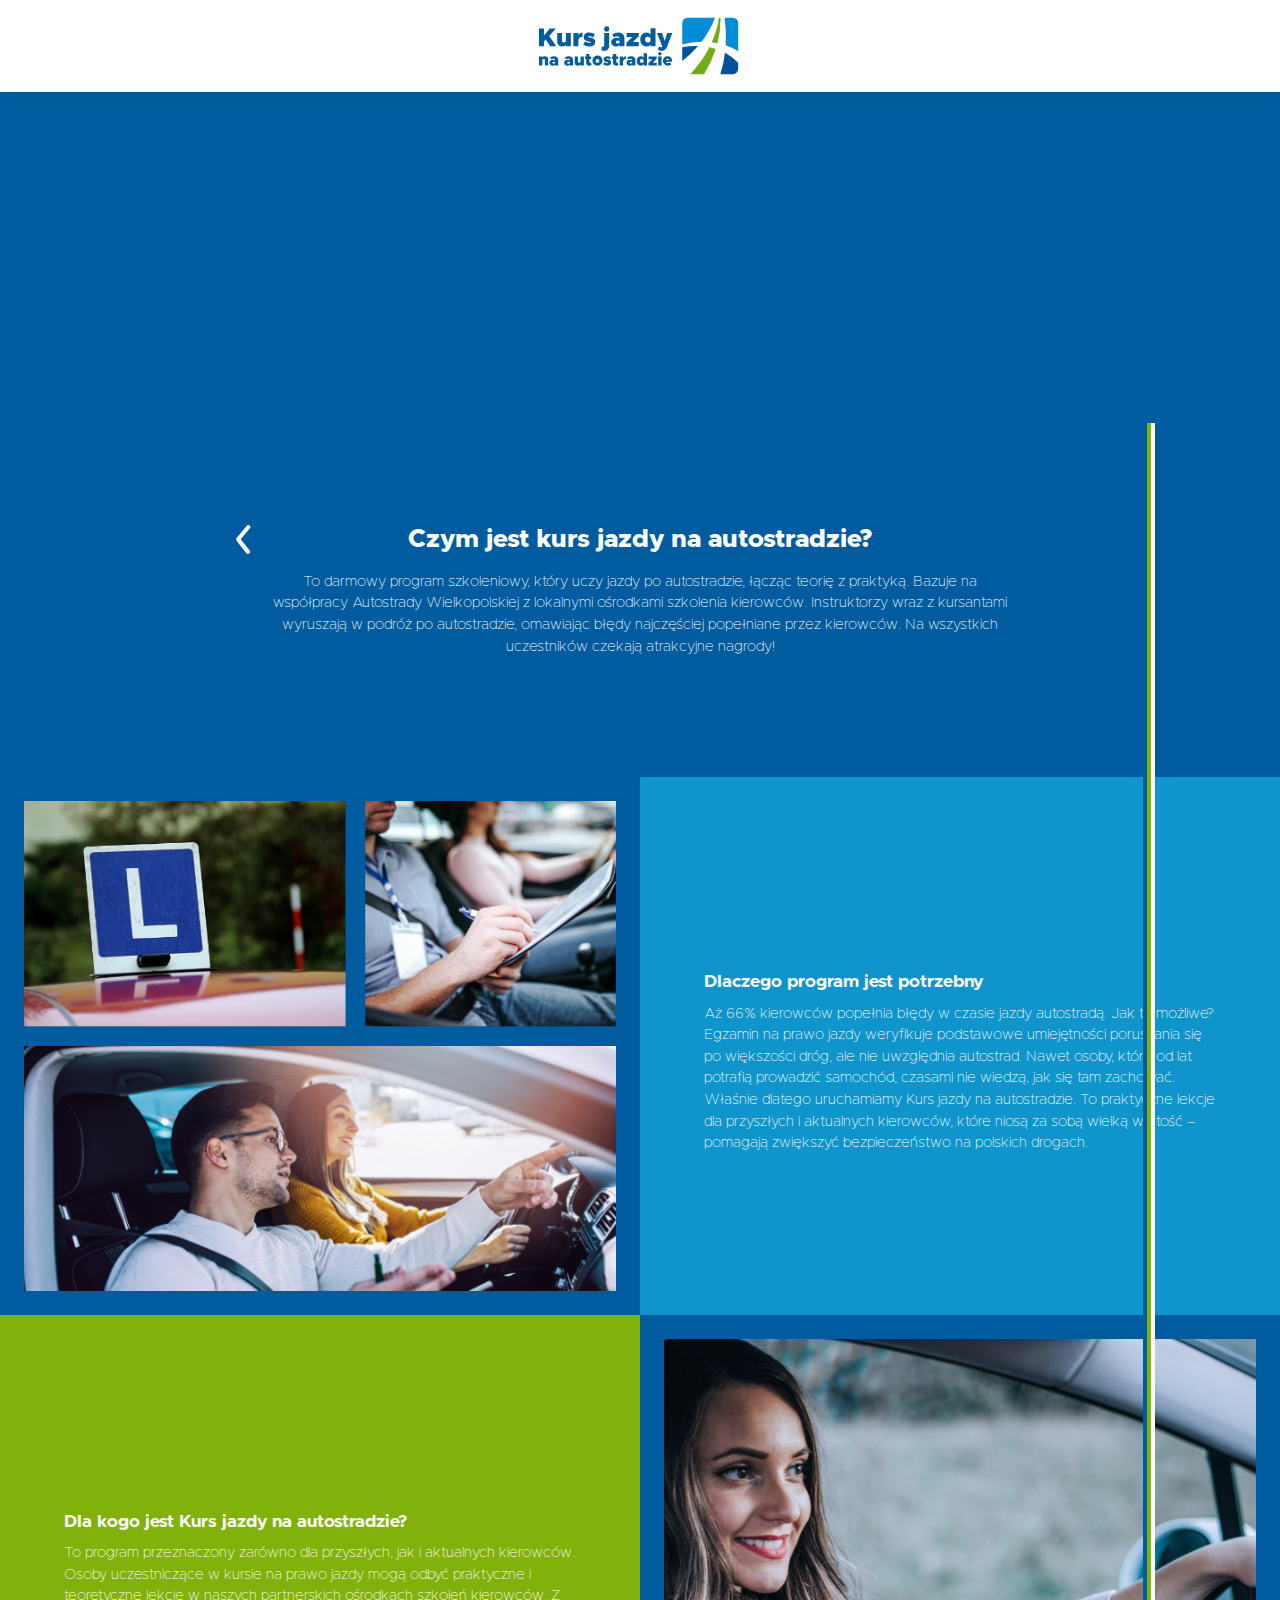
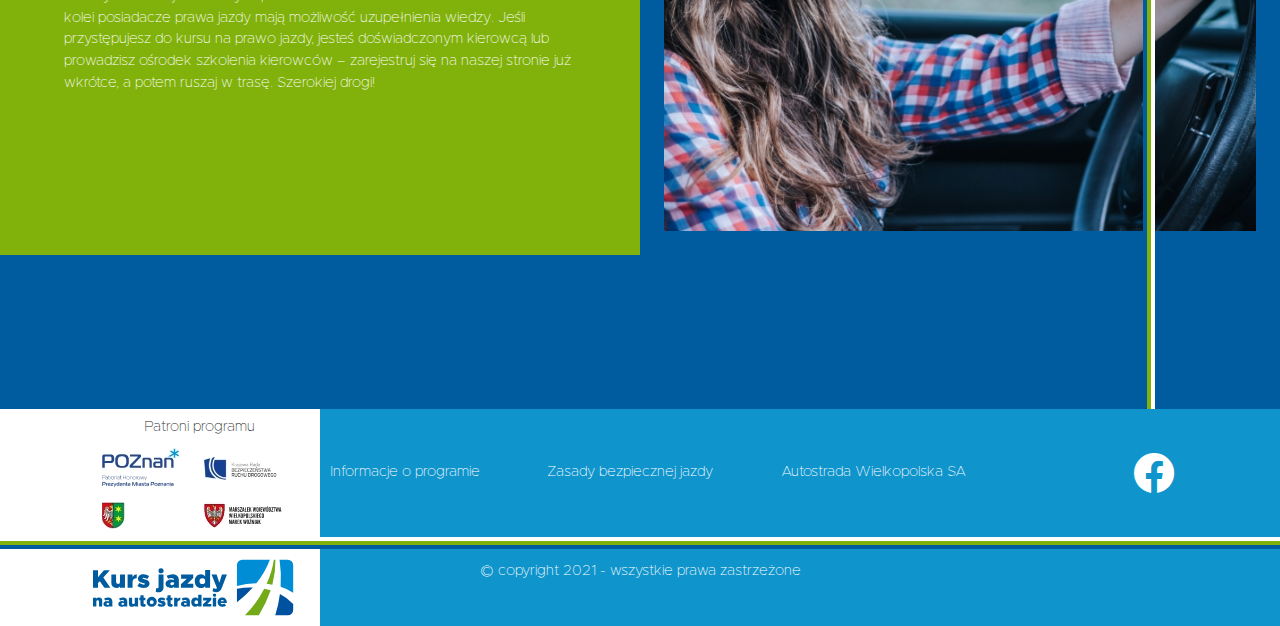
<file: 1.html>
<!DOCTYPE html>
<html lang="pl">

<head>
    <meta charset="UTF-8">
    <meta http-equiv="X-UA-Compatible" content="IE=edge">
    <meta name="viewport" content="width=device-width, initial-scale=1.0">
    <title>AWSA</title>
    <link rel="icon" type="image/png" sizes="16x16" href="assets/img/favicon16.png">
    <link rel="icon" type="image/png" sizes="32x32" href="assets/img/favicon32.png">
    <link rel="icon" type="image/png" sizes="64x64" href="assets/img/favicon64.png">
    <link rel="stylesheet" href="css/bootstrap.min.css">
    <link rel="stylesheet" href="css/style.css">
</head>

<body>
    <nav class="container-fluid navigation">
        <div class="row g-0">
            <a href="index.html" class="navigation__logo">
                <img src="assets/img/logo-color.svg" alt="AWSA logo" loading="eager">
            </a>
        </div>
    </nav>
    <header class="headerSmall bg-color-blue">
        <div class="row g-0">
            <div class="headerSmall__image">
                <div class="img-cover-260">
                    <img src="assets/img/headerSmall-01.jpg" loading="eager">
                </div>
            </div>
        </div>
    </header>
    <main class="mainContent bg-color-blue">
        <div class="spacerMedium"></div>
        <div class="container">
            <div class="row">
                <div class="col-10 offset-2 col-md-8">
                    <div class="onlyText">
                        <a href="index.html" class="buttonBack">
                            <img src="assets/img/back-white.svg" alt="" loading="lazy">
                        </a>
                        <h1 class="onlyText__header">Czym jest kurs jazdy na autostradzie?</h1>
                        <p class="onlyText__paragraph">
                            To darmowy program szkoleniowy, który uczy jazdy po autostradzie, łącząc teorię z praktyką.
                            Bazuje na współpracy Autostrady Wielkopolskiej z lokalnymi ośrodkami szkolenia kierowców. Instruktorzy wraz z kursantami wyruszają w podróż po autostradzie, omawiając błędy najczęściej popełniane przez kierowców. Na wszystkich uczestników czekają atrakcyjne nagrody!
                        </p>
                    </div>
                </div>
            </div>
        </div>
        <div class="spacerMedium"></div>
        <!-- <section class="container-fluid p-0 bg-color-blue text-white textImageBkg">
            <div class="spacerSmall"></div>
            <div class="container">
                <div class="row">
                    <div class="col-12 col-md-6 col-lg-5 offset-lg-1 d-flex align-items-center mb-5 mb-md-0">
                        <div class="img-cover-625 textImageBkg__image">
                            <img src="assets/img/banner 08.jpg" alt="" loading="lazy">
                        </div>
                    </div>
                    <div class="col-12 col-md-5 d-flex justify-content-center align-items-start flex-column textImageBkg__text">
                        <h2 class="textImageBkg__text-header">Ogólne informacje o programie</h2>
                        <p class="textImageBkg__text-paragraph">
                            Lorem ipsum dolor sit amet consectetur adipisicing elit. A repellat dicta rem, nobis iusto dolorem delectus voluptatibus quae quos omnis voluptate veritatis dolor. Consequuntur adipisci voluptate cumque temporibus, perferendis labore quo, odio nulla tenetur, a sequi recusandae hic ipsam repellat illum sit doloremque? Voluptatibus quae, asperiores eligendi laborum earum ducimus.
                        </p>
                    </div>
                </div>
            </div>
            <div class="spacerSmall"></div>
            <div class="pt-1 bg-color-white"></div>
            <div class="pt-2 bg-color-green"></div>
            <div class="pt-1 bg-color-blue"></div>
        </section> -->
        <section class="container-fluid textImage">
            <div class="row">
                <div class="col-2 d-none d-xxl-block order-0"></div>
                <div class="col-12 col-md-6 col-xxl-4 p-0 p-md-5 d-flex align-items-center justify-content-center order-0">
                    <img src="assets/img/image-01-01.png" alt="" class="img-fluid" loading="lazy">
                </div>
                <div class="col-11 offset-1 offset-md-0 col-md-6 col-xxl-4 order-2 order-md-1 p-0 bg-color-blue-light d-flex align-items-center order-1">
                    <div class="textImage__text">
                        <span class="textImage__text-smallCaption">Dlaczego program jest potrzebny</span>
                        <p class="textImage__text-description">
                            Aż 66% kierowców popełnia błędy w czasie jazdy autostradą.
                            Jak to możliwe? Egzamin na prawo jazdy weryfikuje podstawowe umiejętności poruszania się po większości dróg, ale nie uwzględnia autostrad. Nawet osoby, które od lat potrafią prowadzić samochód, czasami nie wiedzą, jak się tam zachować. Właśnie dlatego uruchamiamy Kurs jazdy na autostradzie. To praktyczne lekcje dla przyszłych i aktualnych kierowców, które niosą za sobą wielką wartość – pomagają zwiększyć bezpieczeństwo na polskich drogach.
                        </p>
                    </div>
                </div>
                <div class="d-none d-xxl-block col-xxl-2 bg-color-blue-light order-1"></div>
            </div>
        </section>
        <div class="spacerMedium d-md-none"></div>
        <section class="container-fluid textImage">
            <div class="row">
                <div class="col-2 d-none d-xxl-block order-3"></div>
                <div class="col-12 col-md-6 col-xxl-4 p-0 p-md-5 d-flex align-items-center justify-content-center order-2">
                    <img src="assets/img/image-01-04.jpg" alt="" class="img-fluid" loading="lazy">
                </div>
                <div class="col-11 offset-1 offset-md-0 col-md-6 col-xxl-4 order-2 order-md-1 p-0 bg-color-green d-flex align-items-center order-1">
                    <div class="textImage__text">
                        <span class="textImage__text-smallCaption">Dla kogo jest Kurs jazdy na autostradzie?</span>
                        <p class="textImage__text-description">
                        To program przeznaczony zarówno dla przyszłych, jak i aktualnych kierowców. Osoby uczestniczące w kursie na prawo jazdy mogą odbyć praktyczne i teoretyczne lekcje w naszych partnerskich ośrodkach szkoleń kierowców. Z kolei posiadacze prawa jazdy mają możliwość uzupełnienia wiedzy. Jeśli przystępujesz do kursu na prawo jazdy, jesteś doświadczonym kierowcą lub prowadzisz ośrodek szkolenia kierowców – zarejestruj się na naszej stronie już wkrótce, a potem ruszaj w trasę. Szerokiej drogi!
                        </p>
                    </div>
                </div>
                <div class="d-none d-xxl-block col-xxl-2 bg-color-green order-0"></div>
            </div>
        </section>
        <div class="spacerMedium d-md-none"></div>
        <div class="spacerBig d-none d-md-block"></div>
        <div class="container-fluid stripes d-none d-xl-block">
            <div class="row h-100">
                <div class="col-11 d-flex justify-content-end">
                    <div class="stripes__wrapper w-100 h-100 d-flex justify-content-end pe-4">
                        <div class="stripe-1 bg-color-blue ps-2"></div>
                        <div class="stripe-2 bg-color-green ps-2"></div>
                        <div class="stripe-3 bg-color-white ps-2"></div>
                    </div>
                </div>
                <div class="col-1">
                </div>
            </div>
        </div>
    </main>
    <footer class="bg-color-blue-light footer">
        <div class="container-fluid">
            <div class="row">
                <div class="col-3 bg-color-white  d-flex justify-content-end align-items-center py-3 px-sm-5">
                    <div>
                        <p class="text-dark text-center">Patroni programu</p>
                        <img src="assets/img/patrons.jpg" alt="" class="img-fluid">
                    </div>
                </div>
                <div class="col-9 col-lg-8 d-flex align-items-center py-5">
                    <ul class="w-100 d-flex flex-row flex-wrap justify-content-around justify-content-md-between align-items-center footer__links">
                        <div class="d-block w-100 order-1 d-lg-none pt-5"></div>
                        <li class="order-0 order-lg-0">
                        <a href="1.html" class="px-2">Informacje o programie</a>
                    </li>
                        <li class="order-0 order-lg-0">
                        <a href="2.html" class="px-2">Zasady bezpiecznej jazdy</a>
                    </li>
                        <li class="order-0 order-lg-0">
                        <a href="3.html" class="px-2">Autostrada Wielkopolska SA</a>
                    </li>
                        <li class="d-flex justify-content-center justify-content-xl-end order-2 order-lg-0 footer__socials">
                        <a href="" class="footer__socials-link">
                            <i class="bi bi-facebook"></i>
                        </a>
                    </li>
                    </ul>
                </div>
                <div class="col-lg-1"></div>
            </div>
        </div>
        <div class="container-fluid">
            <div class="row">
                <div class="pt-2 bg-color-white"></div>
                <div class="pt-2 bg-color-green"></div>
                <div class="pt-2 bg-color-blue"></div>
            </div>
            <div class="row">
                <div class="col-3 bg-color-white  d-flex justify-content-end align-items-center py-3 px-sm-5">
                    <a href="index.html" class="footer__links-image">
                        <img src="assets//img/logo-color.svg" alt="AWSA logo" loading="lazy">
                    </a>
                </div>
                <div class="col-6 py-4 d-flex justify-content-center text-center">&#169; copyright 2021 - wszystkie prawa zastrzeżone</div>
                <div class="col-3"></div>
            </div>
        </div>
    </footer>
    <script src="js/bootstrap.min.js"></script>
    <script src="js/custom.js"></script>
</body>

</html>
</file>
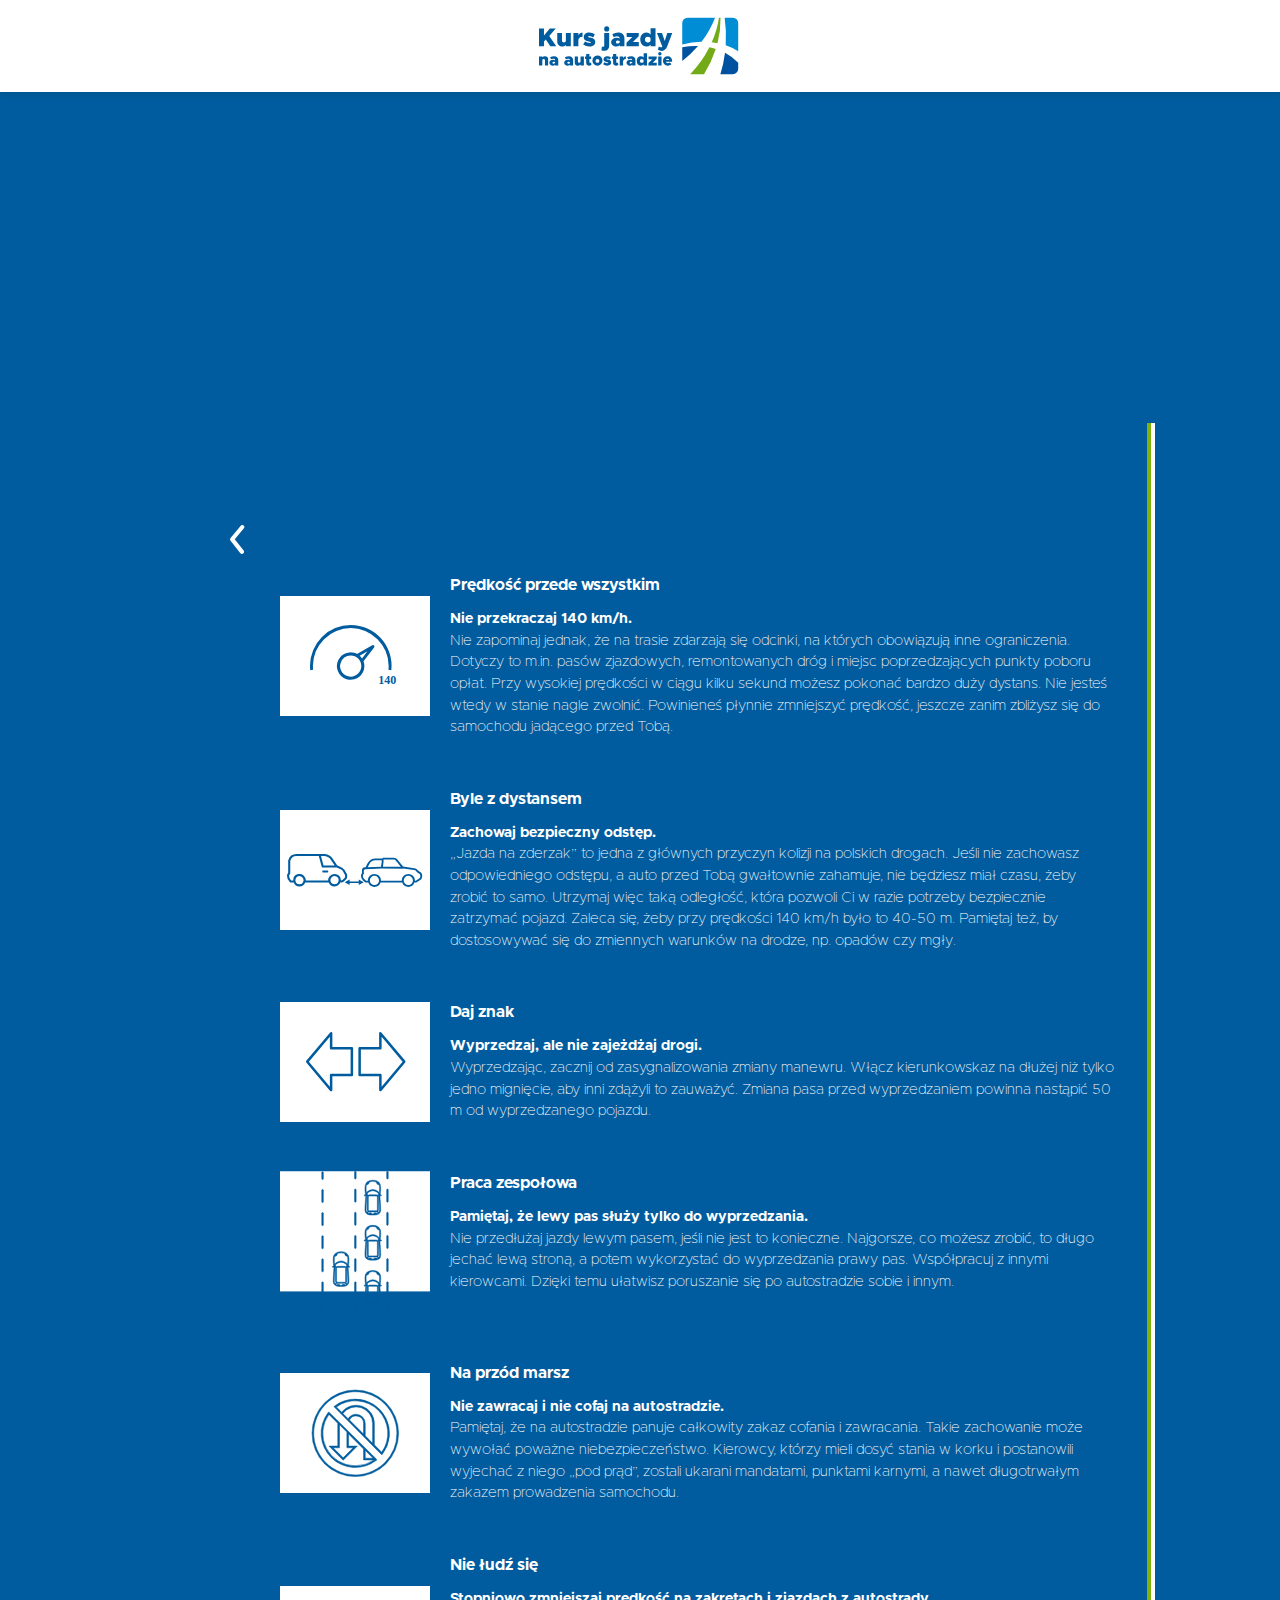
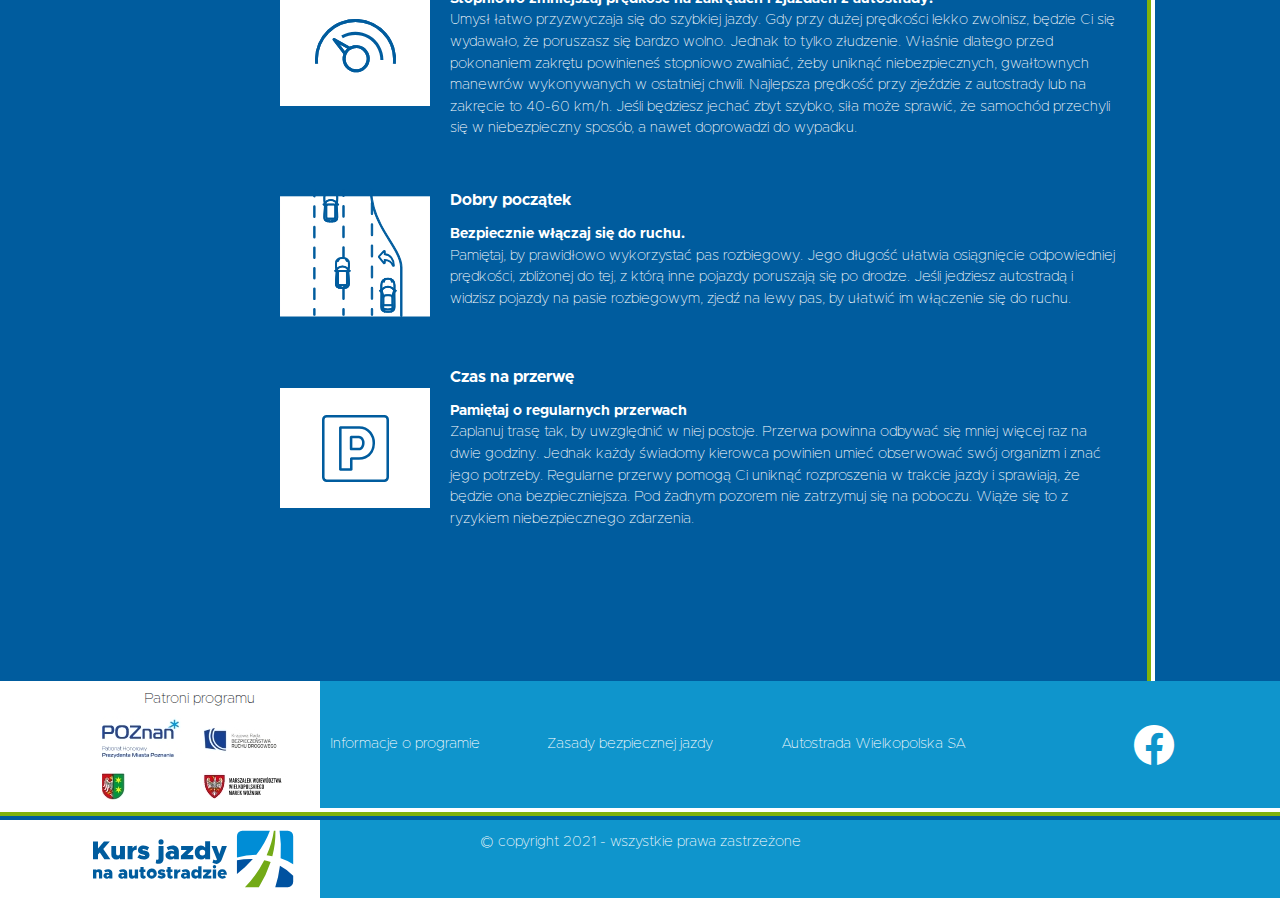
<file: 2.html>
<!DOCTYPE html>
<html lang="pl">

<head>
    <meta charset="UTF-8">
    <meta http-equiv="X-UA-Compatible" content="IE=edge">
    <meta name="viewport" content="width=device-width, initial-scale=1.0">
    <title>AWSA</title>
    <link rel="icon" type="image/png" sizes="16x16" href="assets/img/favicon16.png">
    <link rel="icon" type="image/png" sizes="32x32" href="assets/img/favicon32.png">
    <link rel="icon" type="image/png" sizes="64x64" href="assets/img/favicon64.png">
    <link rel="stylesheet" href="css/bootstrap.min.css">
    <link rel="stylesheet" href="css/style.css">
</head>

<body>
    <nav class="container-fluid navigation">
        <div class="row g-0">
            <a href="index.html" class="navigation__logo">
                <img src="assets/img/logo-color.svg" alt="AWSA logo" loading="eager">
            </a>
        </div>
    </nav>
    <header class="headerSmall bg-color-blue">
        <div class="row g-0">
            <div class="headerSmall__image">
                <div class="img-cover-260">
                    <img src="assets/img/headerSmall-02.jpg" loading="eager">
                </div>
            </div>
        </div>
    </header>
    <main class="mainContent bg-color-blue">
        <div class="spacerMedium"></div>
        <div class="container">
            <div class="row mb-5 pb-5">
                <div class="col-2 offset-1 offset-md-2 offset-xxl-1 d-flex align-items-center justify-content-center">
                    <a href="index.html" class="buttonBack">
                        <img src="assets/img/back-white.svg" alt="" loading="eager">
                    </a>
                </div>
            </div>
            <div class="row mb-5 pb-5">
                <div class="col-2 offset-1 offset-xl-2 d-flex align-items-center justify-content-center">
                    <img src="assets/img/learn-icon-01.svg" class="img-fluid" alt="">
                </div>
                <div class="col-7 p-0">
                    <p class="fw-bold pb-4 fs-2">
                        Prędkość przede wszystkim
                    </p>
                    <p class="fw-bold">
                        Nie przekraczaj 140 km/h.
                    </p>
                    <p>
                        Nie zapominaj jednak, że na trasie zdarzają się odcinki, na których obowiązują inne ograniczenia. 
                        Dotyczy to m.in. pasów zjazdowych, remontowanych dróg i miejsc poprzedzających punkty 
                        poboru opłat. Przy wysokiej prędkości w ciągu kilku sekund możesz pokonać bardzo duży 
                        dystans. Nie jesteś wtedy w stanie nagle zwolnić. Powinieneś płynnie zmniejszyć prędkość, 
                        jeszcze zanim zbliżysz się do samochodu jadącego przed Tobą.
                    </p>
                </div>
            </div>
            <div class="row mb-5 pb-5">
                <div class="col-2 offset-1 offset-xl-2 d-flex align-items-center justify-content-center">
                    <img src="assets/img/learn-icon-02.svg" class="img-fluid" alt="">
                </div>
                <div class="col-7 p-0">
                    <p class="fw-bold pb-4 fs-2">
                        Byle z dystansem 
                    </p>
                    <p class="fw-bold">
                        Zachowaj bezpieczny odstęp.
                    </p>
                    <p>
                        „Jazda na zderzak” to jedna z głównych przyczyn kolizji na polskich drogach. Jeśli nie zachowasz odpowiedniego odstępu, a auto przed Tobą gwałtownie zahamuje, nie będziesz miał czasu, żeby zrobić to samo. Utrzymaj więc taką odległość, która pozwoli Ci w razie potrzeby bezpiecznie zatrzymać pojazd. Zaleca się, żeby przy prędkości 140 km/h było to 40-50 m. Pamiętaj też, by dostosowywać się do zmiennych warunków na drodze, np. opadów czy mgły.
                    </p>
                </div>
            </div>
            <div class="row mb-5 pb-5">
                <div class="col-2 offset-1 offset-xl-2 d-flex align-items-center justify-content-center">
                    <img src="assets/img/learn-icon-03.svg" class="img-fluid" alt="">
                </div>
                <div class="col-7 p-0">
                    <p class="fw-bold pb-4 fs-2">
                        Daj znak 
                    </p>
                    <p class="fw-bold">
                        Wyprzedzaj, ale nie zajeżdżaj drogi.
                    </p>
                    <p>
                        Wyprzedzając, zacznij od zasygnalizowania zmiany manewru. Włącz kierunkowskaz na dłużej niż tylko jedno mignięcie, aby inni zdążyli to zauważyć. Zmiana pasa przed wyprzedzaniem powinna nastąpić 50 m od wyprzedzanego pojazdu.
                    </p>
                </div>
            </div>
            <div class="row mb-5 pb-5">
                <div class="col-2 offset-1 offset-xl-2 d-flex align-items-center justify-content-center">
                    <img src="assets/img/learn-icon-04.svg" class="img-fluid" alt="">
                </div>
                <div class="col-7 p-0">
                    <p class="fw-bold pb-4 fs-2">
                        Praca zespołowa 
                    </p>
                    <p class="fw-bold">
                        Pamiętaj, że lewy pas służy tylko do wyprzedzania.
                    </p>
                    <p>
                        Nie przedłużaj jazdy lewym pasem, jeśli nie jest to konieczne. Najgorsze, co możesz zrobić,
to długo jechać lewą stroną, a potem wykorzystać do wyprzedzania prawy pas. Współpracuj z innymi kierowcami. Dzięki temu ułatwisz poruszanie się po autostradzie sobie i innym.
                    </p>
                </div>
            </div>
            <div class="row mb-5 pb-5">
                <div class="col-2 offset-1 offset-xl-2 d-flex align-items-center justify-content-center">
                    <img src="assets/img/learn-icon-05.svg" class="img-fluid" alt="">
                </div>
                <div class="col-7 p-0">
                    <p class="fw-bold pb-4 fs-2">
                        Na przód marsz 
                    </p>
                    <p class="fw-bold">
                        Nie zawracaj i nie cofaj na autostradzie.
                    </p>
                    <p>
                        Pamiętaj, że na autostradzie panuje całkowity zakaz cofania i zawracania. Takie zachowanie może wywołać poważne niebezpieczeństwo. Kierowcy, którzy mieli dosyć stania w korku
                        i postanowili wyjechać z niego „pod prąd”, zostali ukarani mandatami, punktami karnymi,
                        a nawet długotrwałym zakazem prowadzenia samochodu.
                    </p>
                </div>
            </div>
            <div class="row mb-5 pb-5">
                <div class="col-2 offset-1 offset-xl-2 d-flex align-items-center justify-content-center">
                    <img src="assets/img/learn-icon-06.svg" class="img-fluid" alt="">
                </div>
                <div class="col-7 p-0">
                    <p class="fw-bold pb-4 fs-2">
                        Nie łudź się 
                    </p>
                    <p class="fw-bold">
                        Stopniowo zmniejszaj prędkość na zakrętach i zjazdach z autostrady.
                    </p>
                    <p>
                        Umysł łatwo przyzwyczaja się do szybkiej jazdy. Gdy przy dużej prędkości lekko zwolnisz, będzie Ci się wydawało, że poruszasz się bardzo wolno. Jednak to tylko złudzenie.
Właśnie dlatego przed pokonaniem zakrętu powinieneś stopniowo zwalniać, żeby uniknąć niebezpiecznych, gwałtownych manewrów wykonywanych w ostatniej chwili. Najlepsza prędkość przy zjeździe z autostrady lub na zakręcie to 40-60 km/h. Jeśli będziesz jechać zbyt szybko, siła może sprawić, że samochód przechyli się w niebezpieczny sposób, a nawet doprowadzi do wypadku.
                    </p>
                </div>
            </div>
            <div class="row mb-5 pb-5">
                <div class="col-2 offset-1 offset-xl-2 d-flex align-items-center justify-content-center">
                    <img src="assets/img/learn-icon-07.svg" class="img-fluid" alt="">
                </div>
                <div class="col-7 p-0">
                    <p class="fw-bold pb-4 fs-2">
                        Dobry początek 
                    </p>
                    <p class="fw-bold">
                        Bezpiecznie włączaj się do ruchu.
                    </p>
                    <p>
                        Pamiętaj, by prawidłowo wykorzystać pas rozbiegowy. Jego długość ułatwia osiągnięcie odpowiedniej prędkości, zbliżonej do tej, z którą inne pojazdy poruszają się po drodze.
Jeśli jedziesz autostradą i widzisz pojazdy na pasie rozbiegowym, zjedź na lewy pas, by ułatwić im włączenie się do ruchu.
                    </p>
                </div>
            </div>
            <div class="row mb-5 pb-5">
                <div class="col-2 offset-1 offset-xl-2 d-flex align-items-center justify-content-center">
                    <img src="assets/img/learn-icon-08.svg" class="img-fluid" alt="">
                </div>
                <div class="col-7 p-0">
                    <p class="fw-bold pb-4 fs-2">
                        Czas na przerwę 
                    </p>
                    <p class="fw-bold">
                        Pamiętaj o regularnych przerwach
                    </p>
                    <p>
                        Zaplanuj trasę tak, by uwzględnić w niej postoje. Przerwa powinna odbywać się mniej więcej raz na dwie godziny. Jednak każdy świadomy kierowca powinien umieć obserwować swój organizm i znać jego potrzeby. Regularne przerwy pomogą Ci uniknąć rozproszenia w trakcie jazdy i sprawiają, że będzie ona bezpieczniejsza. Pod żadnym pozorem nie zatrzymuj się na poboczu. Wiąże się to z ryzykiem niebezpiecznego zdarzenia.
                    </p>
                </div>
            </div>
        </div>
        <div class="spacerMedium"></div>
        <div class="container-fluid stripes d-none d-xl-block">
            <div class="row h-100">
                <div class="col-11 d-flex justify-content-end">
                    <div class="stripes__wrapper w-100 h-100 d-flex justify-content-end pe-4">
                        <div class="stripe-1 bg-color-blue ps-2"></div>
                        <div class="stripe-2 bg-color-green ps-2"></div>
                        <div class="stripe-3 bg-color-white ps-2"></div>
                    </div>
                </div>
                <div class="col-1">
                </div>
            </div>
        </div>
    </main>
    <footer class="bg-color-blue-light footer">
        <div class="container-fluid">
            <div class="row">
                <div class="col-3 bg-color-white  d-flex justify-content-end align-items-center py-3 px-sm-5">
                    <div>
                        <p class="text-dark text-center">Patroni programu</p>
                        <img src="assets/img/patrons.jpg" alt="" class="img-fluid">
                    </div>
                </div>
                <div class="col-9 col-lg-8 d-flex align-items-center py-5">
                    <ul class="w-100 d-flex flex-row flex-wrap justify-content-around justify-content-md-between align-items-center footer__links">
                        <div class="d-block w-100 order-1 d-lg-none pt-5"></div>
                        <li class="order-0 order-lg-0">
                        <a href="1.html" class="px-2">Informacje o programie</a>
                    </li>
                        <li class="order-0 order-lg-0">
                        <a href="2.html" class="px-2">Zasady bezpiecznej jazdy</a>
                    </li>
                        <li class="order-0 order-lg-0">
                        <a href="3.html" class="px-2">Autostrada Wielkopolska SA</a>
                    </li>
                        <li class="d-flex justify-content-center justify-content-xl-end order-2 order-lg-0 footer__socials">
                        <a href="" class="footer__socials-link">
                            <i class="bi bi-facebook"></i>
                        </a>
                    </li>
                    </ul>
                </div>
                <div class="col-lg-1"></div>
            </div>
        </div>
        <div class="container-fluid">
            <div class="row">
                <div class="pt-2 bg-color-white"></div>
                <div class="pt-2 bg-color-green"></div>
                <div class="pt-2 bg-color-blue"></div>
            </div>
            <div class="row">
                <div class="col-3 bg-color-white  d-flex justify-content-end align-items-center py-3 px-sm-5">
                    <a href="index.html" class="footer__links-image">
                        <img src="assets//img/logo-color.svg" alt="AWSA logo" loading="lazy">
                    </a>
                </div>
                <div class="col-6 py-4 d-flex justify-content-center text-center">&#169; copyright 2021 - wszystkie prawa zastrzeżone</div>
                <div class="col-3"></div>
            </div>
        </div>
    </footer>
    <script src="js/bootstrap.min.js"></script>
    <script src="js/custom.js"></script>
</body>

</html>
</file>
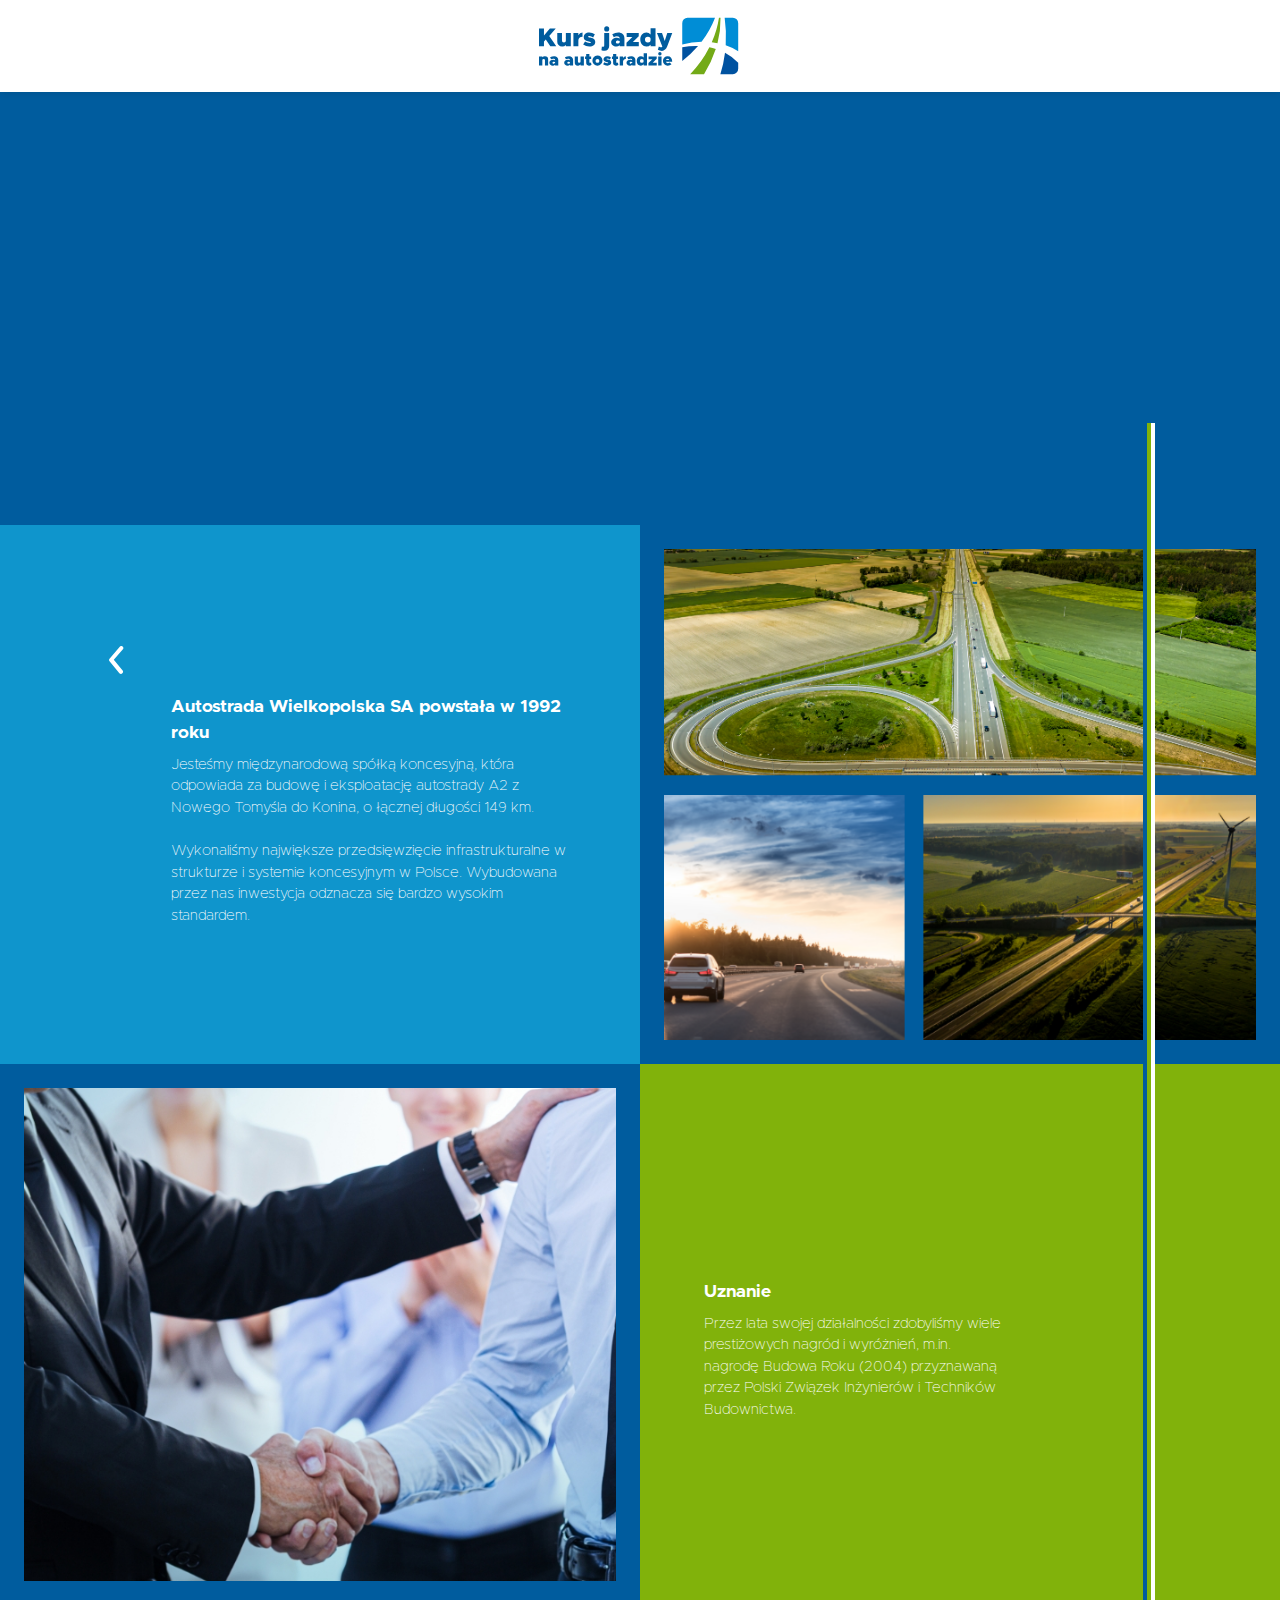
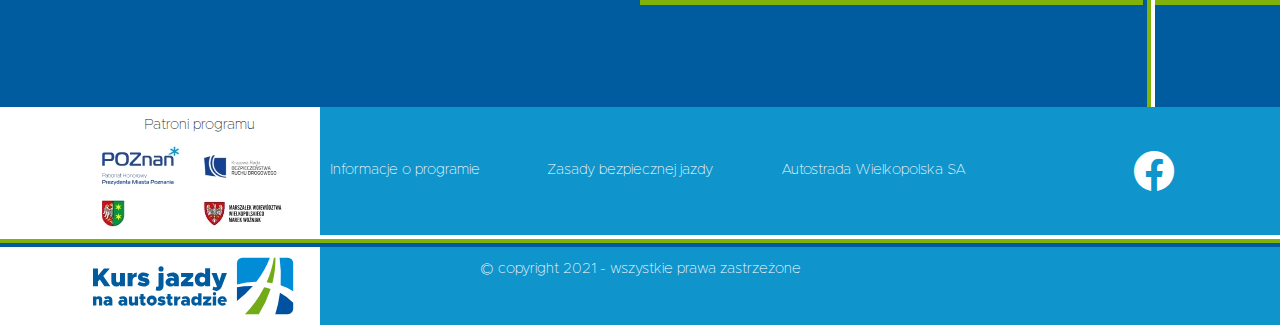
<file: 3.html>
<!DOCTYPE html>
<html lang="pl">

<head>
    <meta charset="UTF-8">
    <meta http-equiv="X-UA-Compatible" content="IE=edge">
    <meta name="viewport" content="width=device-width, initial-scale=1.0">
    <title>AWSA</title>
    <link rel="icon" type="image/png" sizes="16x16" href="assets/img/favicon16.png">
    <link rel="icon" type="image/png" sizes="32x32" href="assets/img/favicon32.png">
    <link rel="icon" type="image/png" sizes="64x64" href="assets/img/favicon64.png">
    <link rel="stylesheet" href="css/bootstrap.min.css">
    <link rel="stylesheet" href="css/style.css">
</head>

<body>
    <nav class="container-fluid navigation">
        <div class="row g-0">
            <a href="index.html" class="navigation__logo">
                <img src="assets/img/logo-color.svg" alt="AWSA logo" loading="eager">
            </a>
        </div>
    </nav>
    <header class="headerSmall bg-color-blue">
        <div class="row g-0">
            <div class="headerSmall__image">
                <div class="img-cover-260">
                    <img src="assets/img/headerSmall-03.jpg" loading="eager">
                </div>
            </div>
        </div>
    </header>
    <main class="mainContent bg-color-blue">
        <div class="spacerMedium"></div>
        <section class="container-fluid textImage">
            <div class="row">
                <div class="col-2 d-none d-xxl-block order-3"></div>
                <div class="col-12 col-md-6 col-xxl-4 p-0 p-md-5 d-flex align-items-center justify-content-center order-2">
                    <img src="assets/img/image-03-01.png" alt="" class="img-fluid" loading="lazy">
                </div>
                <div class="d-none d-md-block col-md-1 col-xxl-2 bg-color-blue-light order-0"></div>
                <div class="col-11 offset-1 offset-md-0 col-md-5 col-xxl-4 order-2 order-md-1 p-0 py-5 bg-color-blue-light d-flex align-items-center order-1">
                    <div class="textImage__text">
                        <a href="index.html" class="buttonBack">
                            <img src="assets/img/back-white.svg" alt="" loading="eager">
                        </a>
                        <span class="textImage__text-smallCaption">Autostrada Wielkopolska SA powstała w 1992 roku</span>
                        <p class="textImage__text-description">
                            Jesteśmy międzynarodową spółką koncesyjną, która odpowiada za budowę i eksploatację autostrady A2 z Nowego Tomyśla do Konina, o łącznej długości 149 km.
                            <br>
                            <br>
                            Wykonaliśmy największe przedsięwzięcie infrastrukturalne w strukturze i systemie koncesyjnym w Polsce. Wybudowana przez nas inwestycja odznacza się bardzo wysokim standardem.
                        </p>
                    </div>
                </div>
            </div>
        </section>
        <div class="spacerMedium d-md-none"></div>
        <section class="container-fluid textImage">
            <div class="row">
                <div class="col-2 d-none d-xxl-block order-0"></div>
                <div class="col-12 col-md-6 col-xxl-4 p-0 p-md-5 d-flex align-items-center justify-content-center order-0">
                    <img src="assets/img/image-03-04.jpg" alt="" class="img-fluid" loading="lazy">
                </div>
                <div class="col-11 offset-1 offset-md-0 col-md-4 order-2 order-md-1 p-0 bg-color-green d-flex align-items-center order-1">
                    <div class="textImage__text">
                        <span class="textImage__text-smallCaption">Uznanie</span>
                        <p class="textImage__text-description">
                            Przez lata swojej działalności zdobyliśmy wiele prestiżowych nagród i wyróżnień, m.in. nagrodę Budowa Roku (2004) przyznawaną przez Polski Związek Inżynierów i Techników Budownictwa.
                        </p>
                    </div>
                </div>
                <div class="d-none d-md-block col-md-2 bg-color-green order-1"></div>
            </div>
        </section>
        <div class="spacerMedium"></div>
        <div class="container-fluid stripes d-none d-xl-block">
            <div class="row h-100">
                <div class="col-11 d-flex justify-content-end">
                    <div class="stripes__wrapper w-100 h-100 d-flex justify-content-end pe-4">
                        <div class="stripe-1 bg-color-blue ps-2"></div>
                        <div class="stripe-2 bg-color-green ps-2"></div>
                        <div class="stripe-3 bg-color-white ps-2"></div>
                    </div>
                </div>
                <div class="col-1">
                </div>
            </div>
        </div>
    </main>
    <footer class="bg-color-blue-light footer">
        <div class="container-fluid">
            <div class="row">
                <div class="col-3 bg-color-white  d-flex justify-content-end align-items-center py-3 px-sm-5">
                    <div>
                        <p class="text-dark text-center">Patroni programu</p>
                        <img src="assets/img/patrons.jpg" alt="" class="img-fluid">
                    </div>
                </div>
                <div class="col-9 col-lg-8 d-flex align-items-center py-5">
                    <ul class="w-100 d-flex flex-row flex-wrap justify-content-around justify-content-md-between align-items-center footer__links">
                        <div class="d-block w-100 order-1 d-lg-none pt-5"></div>
                        <li class="order-0 order-lg-0">
                        <a href="1.html" class="px-2">Informacje o programie</a>
                    </li>
                        <li class="order-0 order-lg-0">
                        <a href="2.html" class="px-2">Zasady bezpiecznej jazdy</a>
                    </li>
                        <li class="order-0 order-lg-0">
                        <a href="3.html" class="px-2">Autostrada Wielkopolska SA</a>
                    </li>
                        <li class="d-flex justify-content-center justify-content-xl-end order-2 order-lg-0 footer__socials">
                        <a href="" class="footer__socials-link">
                            <i class="bi bi-facebook"></i>
                        </a>
                    </li>
                    </ul>
                </div>
                <div class="col-lg-1"></div>
            </div>
        </div>
        <div class="container-fluid">
            <div class="row">
                <div class="pt-2 bg-color-white"></div>
                <div class="pt-2 bg-color-green"></div>
                <div class="pt-2 bg-color-blue"></div>
            </div>
            <div class="row">
                <div class="col-3 bg-color-white  d-flex justify-content-end align-items-center py-3 px-sm-5">
                    <a href="index.html" class="footer__links-image">
                        <img src="assets//img/logo-color.svg" alt="AWSA logo" loading="lazy">
                    </a>
                </div>
                <div class="col-6 py-4 d-flex justify-content-center text-center">&#169; copyright 2021 - wszystkie prawa zastrzeżone</div>
                <div class="col-3"></div>
            </div>
        </div>
    </footer>
    <script src="js/bootstrap.min.js"></script>
    <script src="js/custom.js"></script>
</body>

</html>
</file>
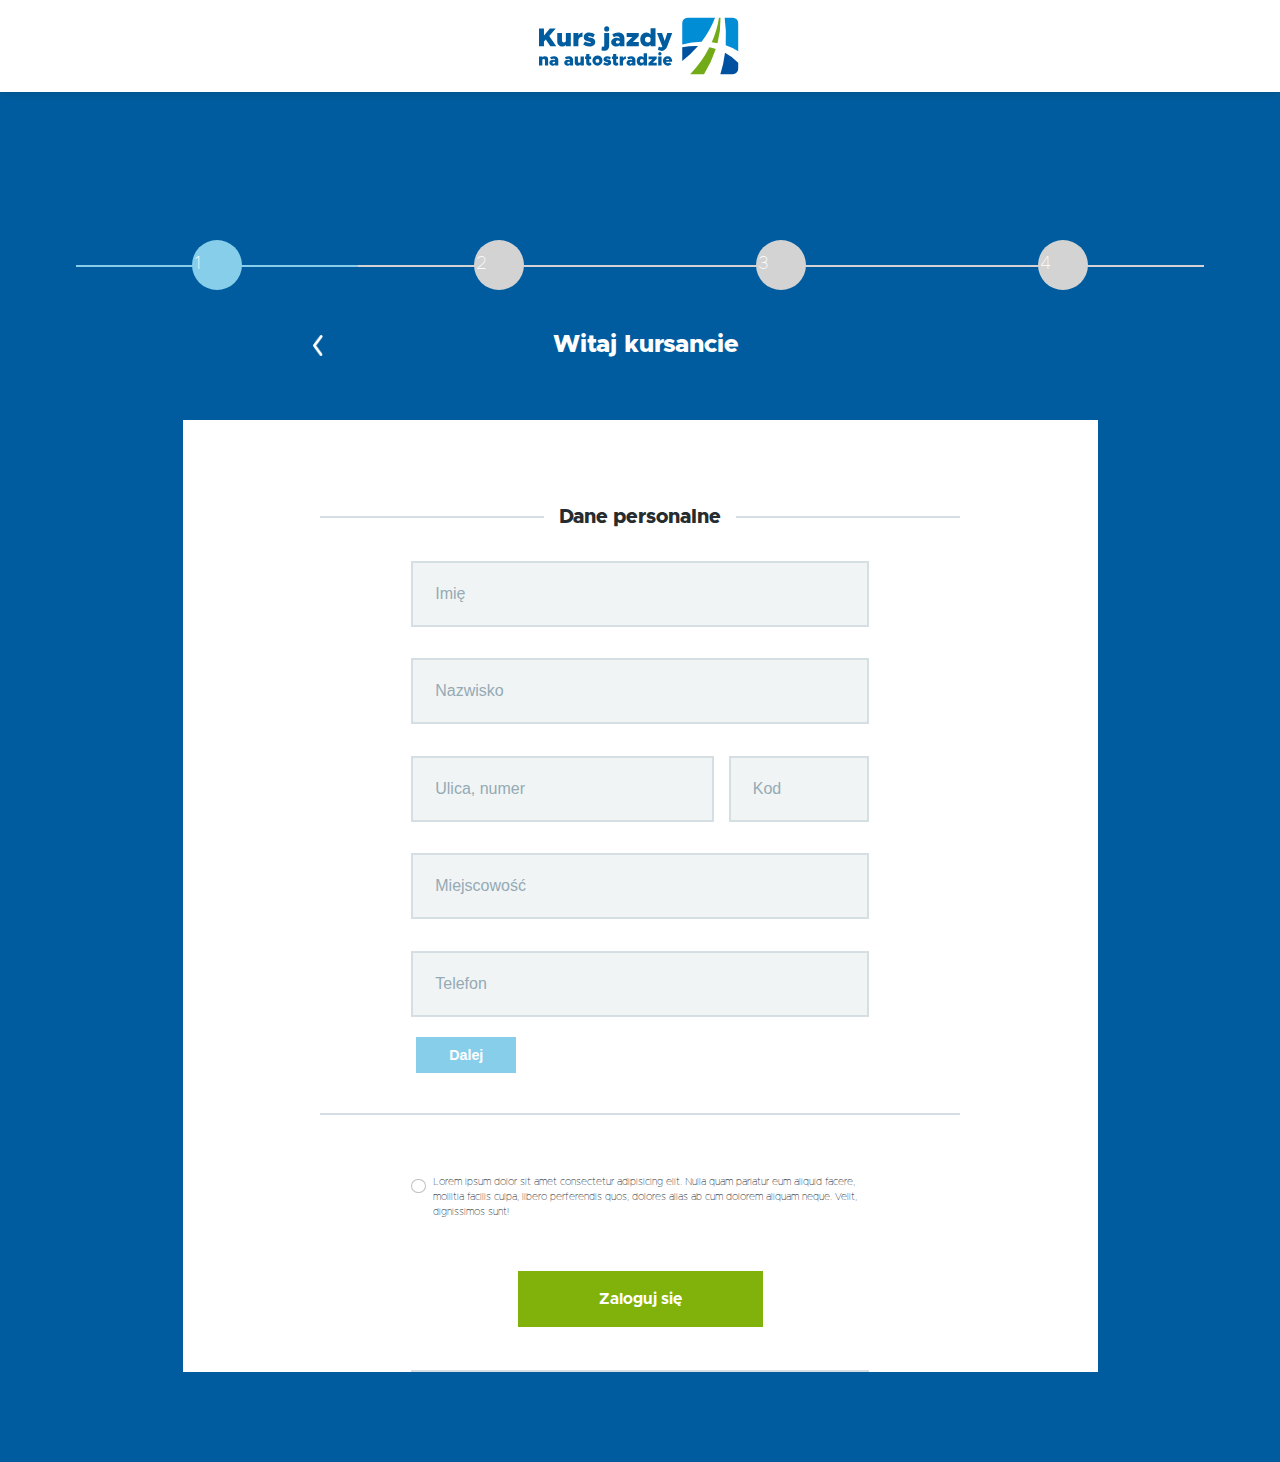
<file: pages/join-form-company.html>
<!DOCTYPE html>
<html lang="en">
<head>
    <meta charset="UTF-8">
    <meta http-equiv="X-UA-Compatible" content="IE=edge">
    <meta name="viewport" content="width=device-width, initial-scale=1.0">
    <title>AWSA</title>
    <link rel="icon" type="image/png" sizes="16x16" href="../assets/img/favicon16.png">
    <link rel="icon" type="image/png" sizes="32x32" href="../assets/img/favicon32.png">
    <link rel="icon" type="image/png" sizes="64x64" href="../assets/img/favicon64.png">
    <link rel="stylesheet" href="../css/bootstrap.min.css">
    <link rel="stylesheet" href="../css/style.css">
    <link rel="stylesheet" href="../css/multistep-form.css">
    <script src="https://code.jquery.com/jquery-3.1.0.js"></script>
</head>
<body id="join-student">
    <nav class="container-fluid navigation">
        <div class="row g-0">
            <a href="index.html" class="navigation__logo">
                <img src="../assets/img/logo-color.svg" alt="AWSA logo" loading="eager">
            </a>
        </div>
    </nav>
    <section class="join-student container">
        <ul id="progressbar">
            <li class="active" id="account"><strong></strong></li>
            <li id="personal"><strong></strong></li>
            <li id="payment"><strong></strong></li>
            <li id="confirm"><strong></strong></li>
        </ul>
        <div class="title-with-back">
            <a href="/awsa" class="login__back">
                <img src="../assets/img/arrow-left-white.png" alt="icon">
            </a>
            <h2>Witaj kursancie</h2>
        </div>
        <div class="form__wrapper">
            <div class="form">
                <form id="multistep-form" class="login__form" action="" method="">
                    <fieldset>
                        <div class="form-card">
                            <div class="form-subtitle">
                                <div class="line"></div>
                                <h3 class="form-title">Dane personalne</h3>
                                <div class="line"></div>
                            </div>
                            <div class="login__form-element">
                                <label for="fname"></label>
                                <input class="custom__input custom__input--login-with-icon" placeholder="Imię" type="text" id="fname" name="fname">
                            </div>
                            <div class="login__form-element">
                                <label for="sname"></label>
                                <input class="custom__input custom__input--login-with-icon" placeholder="Nazwisko" type="text" id="sname" name="sname">
                            </div>
                            <div class="login__form-element login__form-element--multi-space-between">
                                <div class="address-wrapper">
                                    <label for="address"></label>
                                    <input class="custom__input custom__input--login-with-icon" placeholder="Ulica, numer" type="text" id="address" name="address" >
                                </div>
                                <div class="postcode-wrapper">
                                    <label for="fname"></label>
                                    <input class="custom__input custom__input--login-with-icon" placeholder="Kod" type="text" id="fname" name="fname">
                                </div>
                            </div>
                            <div class="login__form-element">
                                <label for="city"></label>
                                <input class="custom__input custom__input--login-with-icon" placeholder="Miejscowość" type="text" id="city" name="city">
                            </div>
                            <div class="login__form-element">
                                <label for="number"></label>
                                <input class="custom__input custom__input--login-with-icon" placeholder="Telefon" type="number" id="number" name="number">
                            </div>
                        </div> 
                        <input type="button" name="next" class="next action-button" value="Dalej" />
                    </fieldset>
                    <fieldset>
                        <div class="form-card">
                            <div class="form-subtitle">
                                <div class="line"></div>
                                <h3 class="form-title">Dane logowania</h3>
                                <div class="line"></div>
                            </div>
                            <div class="login__form-element">
                                <label for="email"></label>
                                <input class="custom__input custom__input--login-with-icon" placeholder="Email" type="email" id="email" name="email" style="background-image: url('../assets/img/password.svg')">
                            </div>
                            <div class="login__form-element">
                                <label for="password"></label>
                                <input class="custom__input custom__input--login-with-icon" placeholder="Hasło" type="password" id="password" name="password" style="background-image: url('../assets/img/password.svg')">
                            </div>
                            <div class="login__form-element">
                                <label for="password"></label>
                                <input class="custom__input custom__input--login-with-icon" placeholder="Powtórz Hasło" type="password" id="password" name="password" style="background-image: url('../assets/img/password.svg')">
                            </div>
                        </div> 
                        <input type="button" name="previous" class="previous action-button-previous" value="Wróć" />
                        <input type="button" name="next" class="next action-button" value="Dalej" />
                    </fieldset>
                    <fieldset>
                        <div class="form-card">
                            <div class="form-subtitle">
                                <div class="line"></div>
                                <h3 class="form-title">Nazwa ośrodka</h3>
                                <div class="line"></div>
                            </div>
                            <div class="login__form-element">
                                <label for="school-city"></label>
                                <input class="custom__input custom__input--login-with-icon" placeholder="Miejscowość" type="text" id="school-city" name="school-city" >
                            </div>
                            <div class="login__form-element">
                                <label for="school-name"></label>
                                <input class="custom__input custom__input--login-with-icon" placeholder="Nazwa Ośrodka" type="text" id="school-name" name="school-name" >
                            </div>
                        </div>
                        <input type="button" name="previous" class="previous action-button-previous" value="Wróć" />
                        <input type="button" name="next" class="next action-button" value="Dalej" />
                    </fieldset>
                    <div class="form-subtitle">
                        <div class="line"></div>
                    </div>
                    <div class="form__footer">
                        <div class="form-check">
                            <input class="form-check-input" type="radio" name="accept-radio" id="accept-radio">
                            <label class="form-check-label" for="accept-radio">
                              Lorem ipsum dolor sit amet consectetur adipisicing elit. Nulla quam pariatur eum aliquid facere, mollitia facilis culpa, libero perferendis quos, dolores alias ab cum dolorem aliquam neque. Velit, dignissimos sunt!
                            </label>
                          </div>
                    </div>
                    <div class="login__form-element login__form-element--center">
                        <a class="button button--green" type="submit" value="Submit">Zaloguj się</a>
                    </div>
                </form>
            </div>
        </div>
    </section>

    <script src="../js/multistep-form.js"></script>
</body>
</html>
</file>
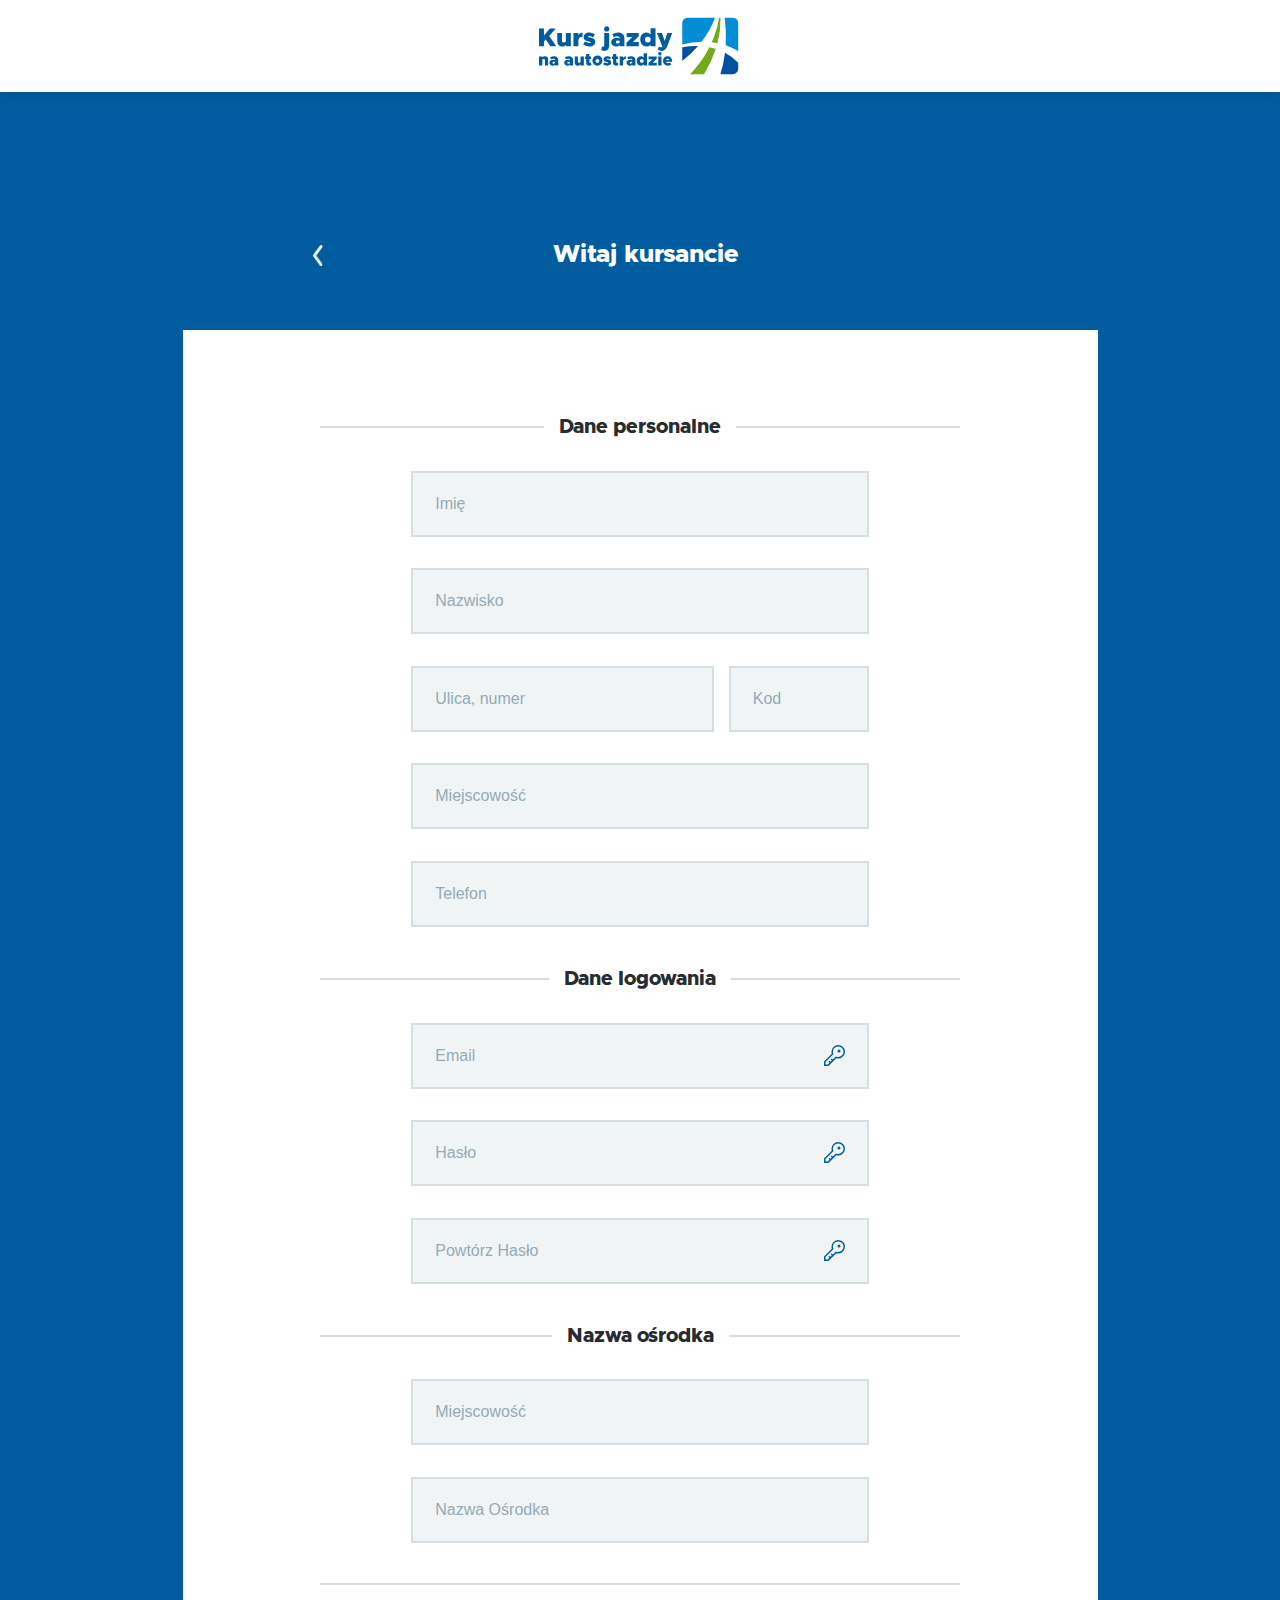
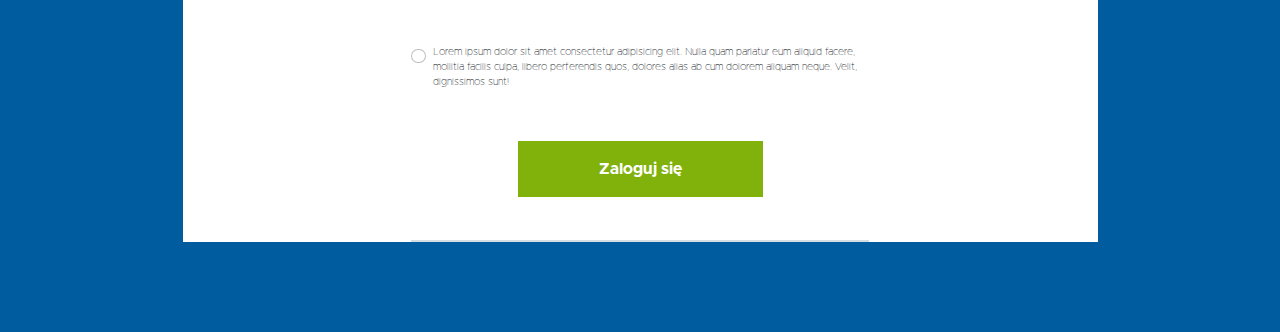
<file: pages/join-form-student.html>
<!DOCTYPE html>
<html lang="en">
<head>
    <meta charset="UTF-8">
    <meta http-equiv="X-UA-Compatible" content="IE=edge">
    <meta name="viewport" content="width=device-width, initial-scale=1.0">
    <title>AWSA</title>
    <link rel="icon" type="image/png" sizes="16x16" href="../assets/img/favicon16.png">
    <link rel="icon" type="image/png" sizes="32x32" href="../assets/img/favicon32.png">
    <link rel="icon" type="image/png" sizes="64x64" href="../assets/img/favicon64.png">
    <link rel="stylesheet" href="../css/bootstrap.min.css">
    <link rel="stylesheet" href="../css/style.css">
</head>
<body id="join-student">
    <nav class="container-fluid navigation">
        <div class="row g-0">
            <a href="index.html" class="navigation__logo">
                <img src="../assets/img/logo-color.svg" alt="AWSA logo" loading="eager">
            </a>
        </div>
    </nav>
    <section class="join-student container">
        <div class="title-with-back">
            <a href="/awsa" class="login__back">
                <img src="../assets/img/arrow-left-white.png" alt="icon">
            </a>
            <h2>Witaj kursancie</h2>
        </div>
        <div class="form__wrapper">
            <div class="form">
                <form class="login__form" action="" method="">
                    <div class="form-subtitle">
                        <div class="line"></div>
                        <h3 class="form-title">Dane personalne</h3>
                        <div class="line"></div>
                    </div>
                    <div class="login__form-element">
                        <label for="fname"></label>
                        <input class="custom__input custom__input--login-with-icon" placeholder="Imię" type="text" id="fname" name="fname">
                    </div>
                    <div class="login__form-element">
                        <label for="sname"></label>
                        <input class="custom__input custom__input--login-with-icon" placeholder="Nazwisko" type="text" id="sname" name="sname">
                    </div>
                    <div class="login__form-element login__form-element--multi-space-between">
                        <div class="address-wrapper">
                            <label for="address"></label>
                            <input class="custom__input custom__input--login-with-icon" placeholder="Ulica, numer" type="text" id="address" name="address" >
                        </div>
                        <div class="postcode-wrapper">
                            <label for="fname"></label>
                            <input class="custom__input custom__input--login-with-icon" placeholder="Kod" type="text" id="fname" name="fname">
                        </div>
                    </div>
                    <div class="login__form-element">
                        <label for="city"></label>
                        <input class="custom__input custom__input--login-with-icon" placeholder="Miejscowość" type="text" id="city" name="city">
                    </div>
                    <div class="login__form-element">
                        <label for="number"></label>
                        <input class="custom__input custom__input--login-with-icon" placeholder="Telefon" type="number" id="number" name="number">
                    </div>
                    <div class="form-subtitle">
                        <div class="line"></div>
                        <h3 class="form-title">Dane logowania</h3>
                        <div class="line"></div>
                    </div>
                    <div class="login__form-element">
                        <label for="email"></label>
                        <input class="custom__input custom__input--login-with-icon" placeholder="Email" type="email" id="email" name="email" style="background-image: url('../assets/img/password.svg')">
                    </div>
                    <div class="login__form-element">
                        <label for="password"></label>
                        <input class="custom__input custom__input--login-with-icon" placeholder="Hasło" type="password" id="password" name="password" style="background-image: url('../assets/img/password.svg')">
                    </div>
                    <div class="login__form-element">
                        <label for="password"></label>
                        <input class="custom__input custom__input--login-with-icon" placeholder="Powtórz Hasło" type="password" id="password" name="password" style="background-image: url('../assets/img/password.svg')">
                    </div>
                    <div class="form-subtitle">
                        <div class="line"></div>
                        <h3 class="form-title">Nazwa ośrodka</h3>
                        <div class="line"></div>
                    </div>
                    <div class="login__form-element">
                        <label for="school-city"></label>
                        <input class="custom__input custom__input--login-with-icon" placeholder="Miejscowość" type="text" id="school-city" name="school-city" >
                    </div>
                    <div class="login__form-element">
                        <label for="school-name"></label>
                        <input class="custom__input custom__input--login-with-icon" placeholder="Nazwa Ośrodka" type="text" id="school-name" name="school-name" >
                    </div>
                    <div class="form-subtitle">
                        <div class="line"></div>
                    </div>
                    <div class="form__footer">
                        <div class="form-check">
                            <input class="form-check-input" type="radio" name="accept-radio" id="accept-radio">
                            <label class="form-check-label" for="accept-radio">
                              Lorem ipsum dolor sit amet consectetur adipisicing elit. Nulla quam pariatur eum aliquid facere, mollitia facilis culpa, libero perferendis quos, dolores alias ab cum dolorem aliquam neque. Velit, dignissimos sunt!
                            </label>
                          </div>
                    </div>
                    <div class="login__form-element login__form-element--center">
                        <a class="button button--green" type="submit" value="Submit">Zaloguj się</a>
                    </div>
                </form>
            </div>
        </div>
    </section>
</body>
</html>
</file>
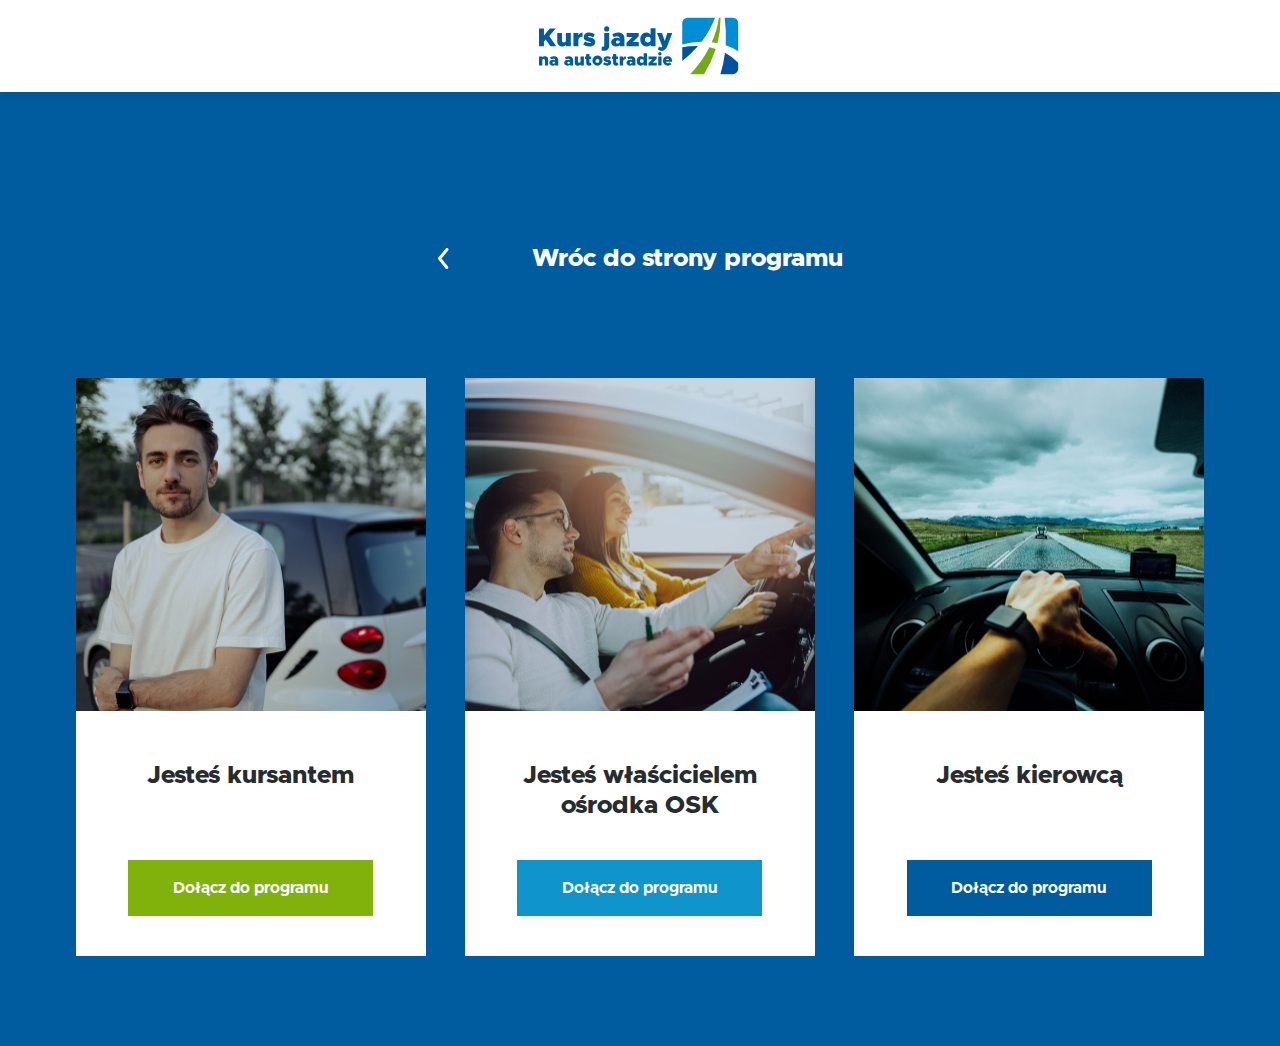
<file: pages/join.html>
<!DOCTYPE html>
<html lang="en">
<head>
    <meta charset="UTF-8">
    <meta http-equiv="X-UA-Compatible" content="IE=edge">
    <meta name="viewport" content="width=device-width, initial-scale=1.0">
    <title>AWSA</title>
    <link rel="icon" type="image/png" sizes="16x16" href="../assets/img/favicon16.png">
    <link rel="icon" type="image/png" sizes="32x32" href="../assets/img/favicon32.png">
    <link rel="icon" type="image/png" sizes="64x64" href="../assets/img/favicon64.png">
    <link rel="stylesheet" href="../css/bootstrap.min.css">
    <link rel="stylesheet" href="../css/style.css">
</head>
<body id="join">
    <nav class="container-fluid navigation">
        <div class="row g-0">
            <a href="index.html" class="navigation__logo">
                <img src="../assets/img/logo-color.svg" alt="AWSA logo" loading="eager">
            </a>
        </div>
    </nav>
    <section class="login container">
        <div class="title-with-back">
            <a href="/awsa" class="login__back">
                <img src="../assets/img/arrow-left-white.png" alt="icon">
                Wróc do strony programu
            </a>
        </div>
        <div class="cards__wrapper">
            <div class="card" style="width: 31%;">
                <img class="card-img-top" src="../assets/img/join-student-photo.jpg" alt="Card image cap">
                <div class="card-body">
                  <h5 class="card-title">Jesteś kursantem</h5>
                  <a href="#" class="button button--green">Dołącz do programu</a>
                </div>
            </div>
            <div class="card" style="width: 31%;">
                <img class="card-img-top" src="../assets/img/join-owner-photo.jpg" alt="Card image cap">
                <div class="card-body">
                  <h5 class="card-title">Jesteś właścicielem ośrodka OSK</h5>
                  <a href="#" class="button button--blue-light">Dołącz do programu</a>
                </div>
            </div>
            <div class="card" style="width: 31%;">
                <img class="card-img-top" src="../assets/img/join-driver-photo.jpg" alt="Card image cap">
                <div class="card-body">
                  <h5 class="card-title">Jesteś kierowcą</h5>
                  <a href="#" class="button button--blue-login">Dołącz do programu</a>
                </div>
            </div>
        </div>
    </section>
</body>
</html>
</file>
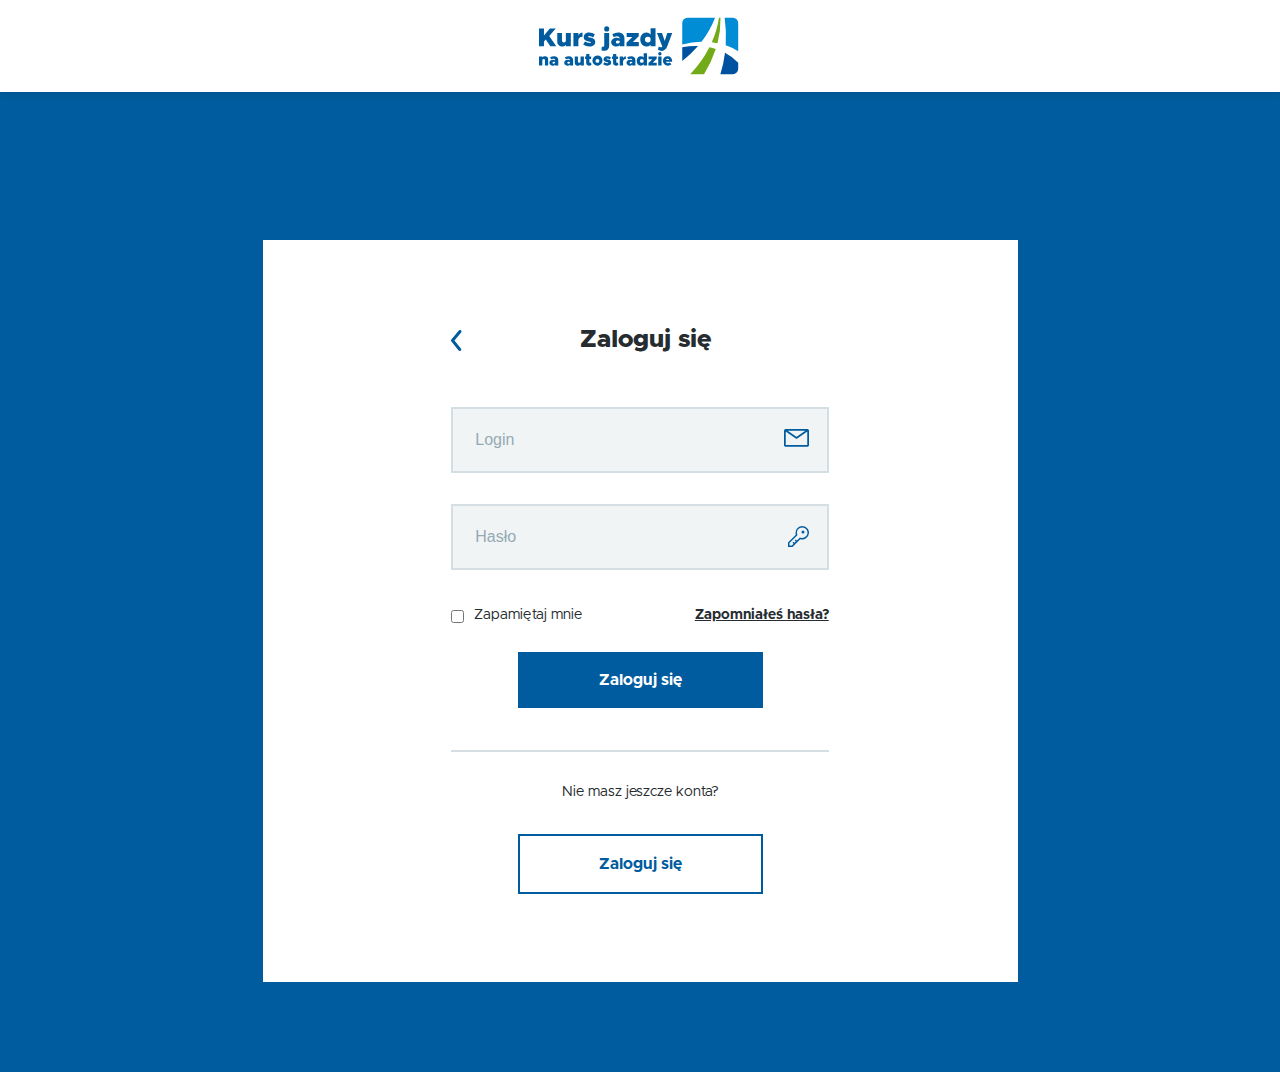
<file: pages/login.html>
<!DOCTYPE html>
<html lang="en">
<head>
    <meta charset="UTF-8">
    <meta http-equiv="X-UA-Compatible" content="IE=edge">
    <meta name="viewport" content="width=device-width, initial-scale=1.0">
    <title>AWSA</title>
    <link rel="icon" type="image/png" sizes="16x16" href="../assets/img/favicon16.png">
    <link rel="icon" type="image/png" sizes="32x32" href="../assets/img/favicon32.png">
    <link rel="icon" type="image/png" sizes="64x64" href="../assets/img/favicon64.png">
    <link rel="stylesheet" href="../css/bootstrap.min.css">
    <link rel="stylesheet" href="../css/style.css">
</head>
<body id="login">
    <nav class="container-fluid navigation">
        <div class="row g-0">
            <a href="index.html" class="navigation__logo">
                <img src="../assets/img/logo-color.svg" alt="AWSA logo" loading="eager">
            </a>
        </div>
    </nav>
    <section class="login">
        <div class="form__wrapper">
            <div class="form">
                <div class="form__header">
                    <a href="/awsa" class="login__back">
                        <img src="../assets/img/arrow-left.png" alt="icon">
                    </a>
                    <h2>Zaloguj się</h2>
                </div>
                <form class="login__form" action="" method="">
                    <div class="login__form-element">
                        <label for="fname"></label>
                        <input class="custom__input custom__input--login-with-icon" placeholder="Login" type="text" id="fname" name="fname" style="background-image: url('../assets/img/mail-icon.png')">
                    </div>
                    <div class="login__form-element">
                        <label for="password"></label>
                        <input class="custom__input custom__input--login-with-icon" placeholder="Hasło" type="password" id="password" name="password" style="background-image: url('../assets/img/password.svg')">
                    </div>
                    <div class="login__form-element login__form-element--multi-space-between">
                        <div class="checkbox-wrapper">
                            <input type="checkbox" id="remember" name="remember">
                            <label for="remember">Zapamiętaj mnie</label>
                        </div>
                        <a href="#" class="forget-password">
                            Zapomniałeś hasła?
                        </a>
                    </div>
                    <div class="login__form-element login__form-element--center">
                        <a class="button button--blue-login" type="submit" value="Submit">Zaloguj się</a>
                    </div>
                </form>
                <div class="form__footer">
                    <p>Nie masz jeszcze konta?</p>
                    <a class="button button--blue-border" type="submit" value="Submit">Zaloguj się</a>
                </div>
            </div>
        </div>
    </section>
</body>
</html>
</file>
<file: css/multistep-form.css>
* {
    margin: 0;
    padding: 0
}

html {
    height: 100%
}

#grad1 {
    background-color:  #9C27B0;
    background-image: linear-gradient(120deg, #FF4081, #81D4FA)
}

#multistep-form {
    position: relative;
}

#multistep-form fieldset .form-card {
    position: relative
}

#multistep-form fieldset {
    position: relative
}

#multistep-form fieldset:not(:first-of-type) {
    display: none
}


#multistep-form .action-button {
    width: 100px;
    background: skyblue;
    font-weight: bold;
    color: white;
    border: 0 none;
    border-radius: 0px;
    cursor: pointer;
    padding: 10px 5px;
    margin: 10px 5px
}


#multistep-form .action-button-previous {
    width: 100px;
    background: #616161;
    font-weight: bold;
    color: white;
    border: 0 none;
    border-radius: 0px;
    cursor: pointer;
    padding: 10px 5px;
    margin: 10px 5px
}

#multistep-form .action-button-previous:hover,
#multistep-form .action-button-previous:focus {
    box-shadow: 0 0 0 2px white, 0 0 0 3px #616161
}
select.list-dt:focus {
    border-bottom: 2px solid skyblue
}

.card {
    z-index: 0;
    border: none;
    border-radius: 0.5rem;
    position: relative
}

.fs-title {
    font-size: 25px;
    color: #2C3E50;
    margin-bottom: 10px;
    font-weight: bold;
    text-align: left
}

#progressbar {
    margin-bottom: 30px;
    overflow: hidden;
    color: lightgrey
}

#progressbar .active {
    color: #000000
}

#progressbar li {
    list-style-type: none;
    font-size: 12px;
    width: 25%;
    float: left;
    position: relative
}

#progressbar #account:before {
    content: "1"
}

#progressbar #personal:before {
    content: "2"
}

#progressbar #payment:before {
    content: "3"
}

#progressbar #confirm:before {
    content: "4"
}

#progressbar li:before {
    width: 50px;
    height: 50px;
    line-height: 45px;
    display: block;
    font-size: 18px;
    color: #ffffff;
    background: lightgray;
    border-radius: 50%;
    margin: 0 auto 10px auto;
    padding: 2px
}

#progressbar li:after {
    content: '';
    width: 100%;
    height: 2px;
    background: lightgray;
    position: absolute;
    left: 0;
    top: 25px;
    z-index: -1
}

#progressbar li.active:before,
#progressbar li.active:after {
    background: skyblue
}

.radio-group {
    position: relative;
    margin-bottom: 25px
}

.radio {
    display: inline-block;
    width: 204;
    height: 104;
    border-radius: 0;
    background: lightblue;
    box-shadow: 0 2px 2px 2px rgba(0, 0, 0, 0.2);
    box-sizing: border-box;
    cursor: pointer;
    margin: 8px 2px
}

.radio:hover {
    box-shadow: 2px 2px 2px 2px rgba(0, 0, 0, 0.3)
}

.radio.selected {
    box-shadow: 1px 1px 2px 2px rgba(0, 0, 0, 0.1)
}

.fit-image {
    width: 100%;
    object-fit: cover
}
</file>
<file: css/style.css>
@import url("https://cdn.jsdelivr.net/npm/bootstrap-icons@1.5.0/font/bootstrap-icons.css");
/*
	HTML5 Reset :: style.css
	----------------------------------------------------------
	We have learned much from/been inspired by/taken code where offered from:

	Eric Meyer					:: http://meyerweb.com
	HTML5 Doctor				:: http://html5doctor.com
	and the HTML5 Boilerplate	:: http://html5boilerplate.com

-------------------------------------------------------------------------------*/
/* Let's default this puppy out
-------------------------------------------------------------------------------*/
:root {
  font-size: 62.5%;
}

html, body, body div, span, object, iframe, h1, h2, h3, h4, h5, h6, p,
blockquote, pre, abbr, address, cite, code, del, dfn, em, img, ins, kbd,
q, samp, small, strong, sub, sup, var, b, i, dl, dt, dd, ol, ul, li, fieldset,
form, label, legend, table, caption, tbody, tfoot, thead, tr, th, td, article, aside,
figure, footer, header, menu, nav, section, time, mark, audio, video, details, summary {
  margin: 0;
  padding: 0;
  border: 0;
  vertical-align: bottom;
  background: transparent;
  box-sizing: border-box;
  position: relative;
}

main, article, aside, figure, footer, header, nav, section, details, summary {
  display: block;
}

/* Handle box-sizing while better addressing child elements:
http://css-tricks.com/inheriting-box-sizing-probably-slightly-better-best-practice/ */
body {
  min-height: 100vh;
  font-size: 1.6rem;
}

*,
*:before,
*:after {
  box-sizing: border-box;
}

/* consider resetting the default cursor: https://gist.github.com/murtaugh/5247154 */
/* Responsive images and other embedded objects */
/* if you don't have full control over `img` tags (if you have to overcome attributes), consider adding height: auto */
img,
object,
embed {
  max-width: 100%;
}

/*
   Note: keeping IMG here will cause problems if you're using foreground images as sprites.
	In fact, it *will* cause problems with Google Maps' controls at small size.
	If this is the case for you, try uncommenting the following:

#map img {
		max-width: none;
}
*/
/* force a vertical scrollbar to prevent a jumpy page */
/* we use a lot of ULs that aren't bulleted.
	you'll have to restore the bullets within content,
	which is fine because they're probably customized anyway */
ul {
  list-style: none;
}

blockquote, q {
  quotes: none;
}

blockquote:before,
blockquote:after,
q:before,
q:after {
  content: "";
  content: none;
}

a {
  margin: 0;
  padding: 0;
  font-size: 100%;
  vertical-align: baseline;
  background: transparent;
  text-decoration: none;
}

del {
  text-decoration: line-through;
}

abbr[title], dfn[title] {
  border-bottom: 1px dotted #000;
  cursor: help;
}

/* tables still need cellspacing="0" in the markup */
table {
  border-collapse: separate;
  border-spacing: 0;
}

th {
  font-weight: bold;
  vertical-align: bottom;
}

td {
  font-weight: normal;
  vertical-align: top;
}

hr {
  display: block;
  height: 1px;
  border: 0;
  border-top: 1px solid #ccc;
  margin: 1em 0;
  padding: 0;
}

input, select {
  vertical-align: middle;
}

pre {
  white-space: pre;
  /* CSS2 */
  white-space: pre-wrap;
  /* CSS 2.1 */
  white-space: pre-line;
  /* CSS 3 (and 2.1 as well, actually) */
  word-wrap: break-word;
  /* IE */
}

input[type=radio] {
  vertical-align: text-bottom;
}

input[type=checkbox] {
  vertical-align: bottom;
}

.ie7 input[type=checkbox] {
  vertical-align: baseline;
}

.ie6 input {
  vertical-align: text-bottom;
}

select, input, textarea {
  font: 99% sans-serif;
}

table {
  font-size: inherit;
  font: 100%;
}

small {
  font-size: 85%;
}

strong {
  font-weight: bold;
}

td, td img {
  vertical-align: top;
}

/* Make sure sup and sub don't mess with your line-heights http://gist.github.com/413930 */
sub, sup {
  font-size: 75%;
  line-height: 0;
  position: relative;
}

sup {
  top: -0.5em;
}

sub {
  bottom: -0.25em;
}

/* standardize any monospaced elements */
pre, code, kbd, samp {
  font-family: monospace, sans-serif;
}

/* hand cursor on clickable elements */
.clickable,
label,
input[type=button],
input[type=submit],
input[type=file],
button {
  cursor: pointer;
}

/* Webkit browsers add a 2px margin outside the chrome of form elements */
button, input, select, textarea {
  margin: 0;
}

/* make buttons play nice in IE */
button,
input[type=button] {
  width: auto;
  overflow: visible;
}

/* scale images in IE7 more attractively */
.ie7 img {
  -ms-interpolation-mode: bicubic;
}

/* prevent BG image flicker upon hover
   (commented out as usage is rare, and the filter syntax messes with some pre-processors)
.ie6 html {filter: expression(document.execCommand("BackgroundImageCache", false, true));}
*/
/* let's clear some floats */
.clearfix:after {
  content: " ";
  display: block;
  clear: both;
}

@font-face {
  font-family: Metropolis;
  src: url(../assets/fonts/Metropolis-Black.woff) font-weight-900;
}
@font-face {
  font-family: Metropolis;
  src: url(../assets/fonts/Metropolis-ExtraBold.woff);
  font-weight: 800;
}
@font-face {
  font-family: Metropolis;
  src: url(../assets/fonts/Metropolis-Bold.woff);
  font-weight: 700;
}
@font-face {
  font-family: Metropolis;
  src: url(../assets/fonts/Metropolis-SemiBold.woff);
  font-weight: 600;
}
@font-face {
  font-family: Metropolis;
  src: url(../assets/fonts/Metropolis-Medium.woff);
  font-weight: 500;
}
@font-face {
  font-family: Metropolis;
  src: url(../assets/fonts/Metropolis-Regular.woff);
  font-weight: 400;
}
@font-face {
  font-family: Metropolis;
  src: url(../assets/fonts/Metropolis-Light.woff);
  font-weight: 300;
}
@font-face {
  font-family: Metropolis;
  src: url(../assets/fonts/Metropolis-ExtraLight.woff);
  font-weight: 300;
}
@font-face {
  font-family: Metropolis;
  src: url(../assets/fonts/Metropolis-Thin.woff);
  font-weight: 300;
}
:root {
  scrollbar-color: #005C9E #ffffff;
  scrollbar-width: thin;
}

@media (max-width: 1400px) {
  :root {
    font-size: 50%;
  }
}
@media (min-width: 1921px) {
  :root {
    font-size: 0.55vw;
  }
}
body {
  overflow: unset;
  overflow: overlay;
  font-family: "Metropolis", sans-serif;
  font-size: 1.8rem;
  font-weight: 100;
  color: #ffffff;
  transition: background-color 1s 0.3s ease-in-out;
}

body::-webkit-scrollbar {
  background-color: transparent;
  width: 5px;
}

body::-webkit-scrollbar-thumb {
  box-sizing: padding-box;
  background-color: white;
  background-clip: padding-box;
  border: 1px solid #005c9e;
}

body::-webkit-scrollbar-track {
  background-color: rgba(0, 0, 0, 0);
}

body.hidden-scrollbar::-webkit-scrollbar-thumb {
  background-color: rgba(0, 92, 158, 0);
  border: 3px solid rgba(255, 255, 255, 0);
}

.mainContent {
  position: relative;
}

.stripes {
  pointer-events: none;
  position: absolute;
  top: 0;
  left: 0;
  right: 0;
  bottom: 0;
}

.stripes .stripe-1 {
  height: 100%;
  display: inline-block;
}

.stripes .stripe-2 {
  height: 100%;
  display: inline-block;
}

.stripes .stripe-3 {
  height: 100%;
  display: inline-block;
}

*::selection {
  color: #ffffff;
  background: #5e8208;
  text-shadow: 0 0 2px #ffffff99;
}

.spacerBig {
  padding: 6vw 0 6vw 0;
}

.spacerMedium {
  padding: 4vw 0 4vw 0;
}

.spacerSmall {
  padding: 1.5vw 0 1.5vw 0;
}

.button {
  display: inline-block;
  position: relative;
  padding: 1em 2.2em;
  background: #ffffff;
  color: #005C9E;
  font-weight: 700;
  z-index: 0;
  overflow: hidden;
}

.button::after {
  content: "";
  position: absolute;
  top: 0;
  right: 0;
  width: 150%;
  height: 100%;
  background: #81B20B;
  z-index: -1;
  transform-origin: left bottom;
  transform: translateX(100%) skewX(-35deg);
  transition: all 0.5s ease;
}

.button:hover {
  color: #ffffff;
}

.button:hover::after {
  transform: translateX(0) skewX(-35deg);
  transition: all 0.5s ease;
}

.button--blue-login {
  background: #005C9E;
  color: #ffffff;
  text-align: center;
  font-size: 16px;
  width: 245px;
  margin-left: auto;
  margin-right: auto;
}

.button--blue-login a {
  text-align: center;
}

.button--blue-light {
  background: #0f95cc;
  color: #ffffff;
  text-align: center;
  font-size: 16px;
  width: 245px;
  margin-left: auto;
  margin-right: auto;
}

.button--green {
  background: #81B20B;
  color: #ffffff;
  text-align: center;
  font-size: 16px;
  width: 245px;
  margin-left: auto;
  margin-right: auto;
}

.button--green::after {
  background: #005C9E;
}

.button--blue-border {
  background: #ffffff;
  border: 2px solid #005C9E;
  color: #005C9E;
  font-size: 16px;
  width: 245px;
  margin-left: auto;
  margin-right: auto;
  text-align: center;
}

.button--blue-border::after {
  background: #005C9E;
}

.buttonBack {
  position: absolute;
  top: 0;
  left: 0;
  transform: translateX(-200%);
}

.buttonBack img {
  width: 15px;
}

@media (max-width: 1199px) {
  .buttonBack::before {
    display: none;
  }

  .buttonBack::after {
    display: none;
  }
}
.buttonBack::before {
  content: url(../assets/img/highway-white.svg);
  position: absolute;
  top: 18px;
  left: -35px;
  transform: translate(0, -50%);
  pointer-events: none;
  opacity: 0;
  transition: transform 0.3s ease, opacity 0.3s 0.3s ease;
}

.buttonBack::after {
  content: "";
  position: absolute;
  top: 15px;
  left: -35px;
  transform: translate(calc(-100% + 27px), -50%) scaleX(0);
  width: 75px;
  height: 4px;
  background: #81B20B;
  pointer-events: none;
  transform-origin: right center;
  transition: all 0.3s ease;
}

.buttonBack:hover::before {
  transform: translate(-80px, -50%);
  opacity: 1;
  transition: opacity 1s ease, transform 0.5s 0.3s ease;
}

.buttonBack:hover::after {
  transform: translate(calc(-100% + 27px), -50%) scaleX(1);
  transition: transform 0.5s 0.3s ease;
}

.img-cover-1000 {
  position: relative;
  width: 100%;
  height: auto;
  padding-top: 100%;
}

.img-cover-1000 > img {
  position: absolute;
  top: 0;
  left: 0;
  width: 100%;
  height: 100%;
  object-fit: cover;
}

.img-cover-625 {
  position: relative;
  width: 100%;
  height: auto;
  padding-top: 62.5%;
}

.img-cover-625 > img {
  position: absolute;
  top: 0;
  left: 0;
  width: 100%;
  height: 100%;
  object-fit: cover;
}

.img-cover-400 {
  position: relative;
  width: 100%;
  height: auto;
  padding-top: 40%;
}

.img-cover-400 > img {
  position: absolute;
  top: 0;
  left: 0;
  width: 100%;
  height: 100%;
  object-fit: cover;
}

.img-cover-260 {
  position: relative;
  width: 100%;
  height: auto;
  padding-top: 26%;
}

.img-cover-260 img {
  position: absolute;
  top: 0;
  left: 0;
  width: 100%;
  height: 100%;
  object-fit: cover;
}

.bg-color-blue {
  background: #005C9E;
}

.bg-color-blue-light {
  background: #0f95cc;
}

.bg-color-green {
  background: #81B20B;
}

.bg-color-white {
  background: #ffffff;
}

.navigation {
  position: fixed;
  top: 0;
  display: flex;
  justify-content: center;
  padding: 15px 0;
  background: #ffffff;
  z-index: 1000;
  box-shadow: 0 0 1rem rgba(0, 33, 56, 0.2);
}

.navigation__logo {
  position: relative;
}

@keyframes header_animationUp {
  0% {
    opacity: 0;
    transform: translateY(6rem);
  }
  100% {
    opacity: 1;
    transform: translateY(0);
  }
}
@keyframes header_animationDown {
  0% {
    opacity: 0;
    transform: translateY(-6rem);
  }
  100% {
    opacity: 1;
    transform: translateY(0);
  }
}
@keyframes header_animationFadeIn {
  0% {
    opacity: 0;
  }
  100% {
    opacity: 1;
  }
}
.headerBig {
  position: relative;
  margin-top: 90px;
}

.headerBig__image {
  position: relative;
  opacity: 0;
  animation: header_animationFadeIn 1s 0.6s ease forwards;
}

.headerBig__text {
  position: absolute;
  display: flex;
  flex-direction: column;
  align-items: center;
  justify-content: center;
  width: 100%;
  height: 100%;
  top: 0;
  left: 50%;
  transform: translateX(-50%);
}

.headerBig__text h1 {
  text-align: center;
  color: #ffffff;
  font-weight: 900;
  font-size: 6rem;
  opacity: 0;
  animation: header_animationUp 1s 0.6s ease forwards;
}

@media (max-width: 768px) {
  .headerBig__text h1 {
    font-size: 7vw;
  }
}
.headerBig__text p {
  color: #ffffff;
}

.headerBig__text p:nth-of-type(1) {
  font-size: 2.2rem;
  font-weight: 100;
  max-width: 50%;
  text-align: center;
  opacity: 0;
  padding: 0 1rem;
  animation: header_animationFadeIn 2s 0.5s ease forwards;
}

@media (max-width: 1199px) {
  .headerBig__text p:nth-of-type(1) {
    max-width: 570px;
  }
}
@media (max-width: 768px) {
  .headerBig__text p:nth-of-type(1) {
    font-size: 3vw;
  }
}
.headerBig__text p:nth-of-type(2) {
  font-size: 2.2rem;
  font-weight: 400;
  max-width: 33%;
  text-align: center;
  padding-top: 1.6rem;
  opacity: 0;
  animation: header_animationDown 1s 0.7s ease forwards;
}

@media (max-width: 768px) {
  .headerBig__text p:nth-of-type(2) {
    font-size: 2vw;
    padding-top: 1vw;
  }
}
.headerBig#header__mainpage .headerBig__image {
  filter: brightness(0.7);
}

.headerSmall {
  position: relative;
  margin-top: 90px;
}

.headerSmall__image {
  position: relative;
  opacity: 0;
  animation: header_animationFadeIn 1s 0.6s ease forwards;
}

@keyframes socials_fadeIn {
  0% {
    opacity: 0.5;
  }
  100% {
    opacity: 1;
  }
}
.footer__links a:not(.footer__socials-link):not(.footer__links-image) {
  position: relative;
  color: #ffffff;
  transition: all 0.3s ease;
  z-index: 0;
}

.footer__links a:not(.footer__socials-link):not(.footer__links-image)::before {
  content: "";
  position: absolute;
  width: calc(100% + 2em);
  height: calc(100% + 0.5em);
  top: 50%;
  left: 50%;
  background: #ffffff;
  transform: translate(-50%, -50%) scaleY(0);
  z-index: -1;
}

.footer__links a:not(.footer__socials-link):not(.footer__links-image):hover {
  color: #005C9E;
}

.footer__links a:not(.footer__socials-link):not(.footer__links-image):hover::before {
  transform: translate(-50%, -50%) scaleY(1);
  transition: all 0.3s 0.15s ease;
}

.footer__socials {
  min-width: 138px;
}

@media (min-width: 1200px) {
  .footer__socials-link {
    transform: translateX(0.8rem);
  }
}
.footer__socials-link .bi {
  position: relative;
  color: #ffffff;
  font-size: 5rem;
  z-index: 0;
}

.footer__socials-link .bi::before {
  vertical-align: text-bottom;
}

.footer__socials-link .bi::after {
  content: "";
  position: absolute;
  top: calc(50%);
  left: calc(50%);
  background: #ffffff;
  width: calc(100% + 0.2em);
  height: calc(100% + 0.2em);
  border-radius: 50%;
  transform-origin: center;
  transform: translate(-50%, -50%) scale(0);
  z-index: -1;
  transition: all 0.1s ease;
}

.footer__socials-link .bi:hover::before {
  opacity: 0.5;
  animation: socials_fadeIn 0.3s 0.2s ease forwards;
}

.footer__socials-link .bi:hover::after {
  transform: translate(-50%, -50%) scale(1);
  transition: all 0.3s 0.2s ease;
}

.footer__socials-link .bi.bi-facebook {
  transition: all 0.3s ease;
}

.footer__socials-link .bi.bi-facebook:hover {
  color: #005C9E;
}

.textImage {
  position: relative;
}

.textImage__text {
  padding: 0 8rem 0 4rem;
}

@media (min-width: 768px) {
  .textImage__text {
    margin-left: 4rem;
  }
}
@media (max-width: 1199px) {
  .textImage__text {
    padding-right: 4rem;
  }
}
.textImage__text::after {
  position: absolute;
  content: none;
  top: 0;
  left: 0;
  width: 0.5rem;
  height: 15rem;
  background: #ffffff;
}

.textImage__text-smallCaption {
  display: block;
  font-weight: 700;
  font-size: 2.2rem;
  padding-top: 6rem;
  margin-bottom: 1rem;
}

.textImage__text-bigCaption {
  font-weight: 800;
  font-size: 3.6rem;
  margin-bottom: 2rem;
}

.textImage__text-description {
  margin-bottom: 2rem;
}

.textImage__text.reversed {
  padding: 0 4rem 0 8rem;
}

.textImage__text.reversed::after {
  position: absolute;
  content: "";
  top: 0;
  left: unset;
  right: 0;
  width: 0.5rem;
  height: 15rem;
  background: #81B20B;
}

.quote:hover .quote__wrapper {
  opacity: 0;
  transition: all 0.5s ease;
}

.quote:hover .quote__wrapper:nth-child(1) {
  opacity: 1;
  transform: translateX(0);
  transition: all 0.5s ease;
}

.quote__wrapper {
  position: relative;
  opacity: 1;
  transition: all 0.5s ease;
}

.quote__wrapper:nth-child(1) {
  position: absolute;
  top: 0;
  right: 0;
  opacity: 0;
  transform: translateX(-100px);
  transition: all 0.5s ease;
}

.quote__text {
  color: #ffffff;
  font-size: 6rem;
  font-weight: 900;
  text-align: right;
}

@media (max-width: 991px) {
  .quote__text {
    font-size: 4.5vw;
  }
}
.quote__author {
  font-size: 2.2rem;
  font-weight: 700;
  text-align: right;
}

@media (max-width: 991px) {
  .quote__author {
    font-size: 3.4vw;
  }
}
.quote__under {
  font-size: 2.2rem;
  text-align: right;
}

@media (max-width: 991px) {
  .quote__under {
    font-size: 2vw;
  }
}
.onlyText__header {
  font-size: 3.2rem;
  font-weight: 900;
  text-align: center;
  margin-bottom: 2rem;
}

.onlyText__paragraph {
  margin-bottom: 2rem;
  text-align: center;
}

.textImageBkg__text {
  padding-left: 4rem;
}

.textImageBkg__text-header {
  font-size: 3.2rem;
  font-weight: 900;
  margin-bottom: 2rem;
}

.textImageBkg__text-paragraph {
  margin-bottom: 2rem;
}

.list .list__item {
  background: url("../assets/img/list-item.svg") no-repeat left center;
  padding: 2rem 1.5rem 2rem 75px;
  list-style: none;
  margin: 0;
  vertical-align: middle;
}

.custom__input {
  padding: 22px;
  font-size: 16px;
  border: 2px solid #D5DEE2;
  background-color: #F1F4F5;
  color: #262C2F;
  margin-bottom: 10px;
}
.custom__input--login-with-icon {
  background-position: 95% 20px;
  background-repeat: no-repeat;
}
.custom__input::placeholder {
  color: #94AAB4;
}

.card {
  border: none;
  border-radius: 0;
}
.card .card-body {
  padding: 0px 50px 42px 50px;
  height: 245px;
  position: relative;
}
.card .card-body .card-title {
  text-align: center;
  font-size: 25px;
  font-weight: 800;
  color: #262C2F;
  margin: 50px 0;
}
.card .card-body .button {
  position: absolute;
  left: 0;
  right: 0;
  bottom: 40px;
}

#login {
  padding-top: 240px;
  background: #005C9E;
  color: #262C2F;
  font-family: "Metropolis", sans-serif;
  padding-bottom: 90px;
}
#login .form__wrapper {
  max-width: 755px;
  margin: 0 auto;
  display: flex;
  justify-content: center;
  align-items: center;
  background: #ffffff;
  padding-top: 85px;
}
#login .form__wrapper .form {
  width: 50%;
}
#login .form__wrapper .form .form__header {
  display: flex;
  align-items: center;
  margin-bottom: 30px;
}
#login .form__wrapper .form .form__header h2 {
  width: 100%;
  font-size: 25px;
  font-weight: 800;
  text-align: center;
}
#login .form__wrapper .form .login__form {
  display: flex;
  flex-direction: column;
  width: 100%;
  border-bottom: 2px solid #D5DEE2;
  padding-bottom: 35px;
}
#login .form__wrapper .form .login__form .login__form-element {
  width: 100%;
}
#login .form__wrapper .form .login__form .login__form-element input {
  width: 100%;
}
#login .form__wrapper .form .login__form .login__form-element .checkbox-wrapper {
  display: flex;
  align-items: center;
}
#login .form__wrapper .form .login__form .login__form-element .checkbox-wrapper input {
  width: initial;
  margin-right: 10px;
}
#login .form__wrapper .form .login__form .login__form-element .checkbox-wrapper label {
  font-weight: normal;
}
#login .form__wrapper .form .login__form .login__form-element .forget-password {
  display: block;
  font-size: 14px;
  color: #262C2F;
  font-weight: bold;
  text-decoration: underline;
}
#login .form__wrapper .form .login__form .login__form-element--center {
  text-align: center;
}
#login .form__wrapper .form .login__form .login__form-element--multi-space-between {
  display: flex;
  justify-content: space-between;
  padding-top: 25px;
  padding-bottom: 25px;
}
#login .form__wrapper .form .form__footer {
  font-weight: normal;
  text-align: center;
  padding: 30px 0;
}
#login .form__wrapper .form .form__footer p {
  margin-bottom: 30px;
}
#login .form__wrapper .form .form__footer .button {
  margin-bottom: 50px;
}

#join {
  padding-top: 240px;
  background: #005C9E;
  color: #262C2F;
  font-family: "Metropolis", sans-serif;
  padding-bottom: 90px;
}
#join .cards__wrapper {
  display: flex;
  justify-content: space-between;
}
#join .title-with-back {
  margin-bottom: 100px;
}
#join .title-with-back a {
  display: flex;
  justify-content: space-between;
  max-width: 405px;
  align-items: center;
  width: 100%;
  font-size: 25px;
  font-weight: 800;
  text-align: center;
  color: #ffffff;
  text-decoration: none;
  margin-left: auto;
  margin-right: auto;
}

#join-student {
  padding-top: 240px;
  background: #005C9E;
  color: #262C2F;
  font-family: "Metropolis", sans-serif;
  padding-bottom: 90px;
}
#join-student .join-student .title-with-back {
  display: flex;
  align-items: center;
  color: #ffffff;
  max-width: 655px;
  margin-left: auto;
  margin-right: auto;
  margin-bottom: 60px;
}
#join-student .join-student .title-with-back h2 {
  width: 100%;
  font-size: 25px;
  font-weight: 800;
  text-align: center;
}
#join-student .join-student .form__wrapper {
  max-width: 915px;
  margin: 0 auto;
  display: flex;
  justify-content: center;
  align-items: center;
  background: #ffffff;
  padding-top: 85px;
}
#join-student .join-student .form__wrapper .form {
  width: 50%;
  position: relative;
}
#join-student .join-student .form__wrapper .form .login__form {
  display: flex;
  flex-direction: column;
  width: 100%;
  border-bottom: 2px solid #D5DEE2;
  padding-bottom: 35px;
}
#join-student .join-student .form__wrapper .form .login__form .form-subtitle {
  display: flex;
  align-items: center;
  width: 140%;
  margin-left: -20%;
  margin-top: 30px;
  margin-bottom: 10px;
}
#join-student .join-student .form__wrapper .form .login__form .form-subtitle .line {
  flex-grow: 1;
  height: 2px;
  background: #D5DEE2;
}
#join-student .join-student .form__wrapper .form .login__form .form-subtitle .form-title {
  font-size: 20px;
  font-weight: 800;
  margin: 0 15px;
}
#join-student .join-student .form__wrapper .form .login__form .form-subtitle:nth-child(1) {
  margin-top: 0;
}
#join-student .join-student .form__wrapper .form .login__form .login__form-element {
  width: 100%;
}
#join-student .join-student .form__wrapper .form .login__form .login__form-element input {
  width: 100%;
}
#join-student .join-student .form__wrapper .form .login__form .login__form-element .checkbox-wrapper {
  display: flex;
  align-items: center;
}
#join-student .join-student .form__wrapper .form .login__form .login__form-element .checkbox-wrapper input {
  width: initial;
  margin-right: 10px;
}
#join-student .join-student .form__wrapper .form .login__form .login__form-element .checkbox-wrapper label {
  font-weight: normal;
}
#join-student .join-student .form__wrapper .form .login__form .login__form-element .forget-password {
  display: block;
  font-size: 14px;
  color: #262C2F;
  font-weight: bold;
  text-decoration: underline;
}
#join-student .join-student .form__wrapper .form .login__form .login__form-element--center {
  text-align: center;
}
#join-student .join-student .form__wrapper .form .login__form .login__form-element--multi-space-between {
  display: flex;
  justify-content: space-between;
}
#join-student .join-student .form__wrapper .form .login__form .login__form-element--multi-space-between .address-wrapper {
  flex-grow: 1;
}
#join-student .join-student .form__wrapper .form .login__form .login__form-element--multi-space-between .postcode-wrapper {
  width: 140px;
  margin-left: 15px;
}
#join-student .join-student .form__wrapper .form .form__footer {
  margin: 50px 0;
}
#join-student .join-student .form__wrapper .form .form__footer label {
  font-size: 10px;
}

#student-logged {
  padding-top: 240px;
  background: #005C9E;
  color: #262C2F;
  font-family: "Metropolis", sans-serif;
  padding-bottom: 90px;
}
#student-logged .logged-dashboard {
  max-width: 1340px;
}
#student-logged .logged-dashboard .dashboard-wrapper {
  display: flex;
}
#student-logged .logged-dashboard .dashboard-wrapper .student-info {
  max-width: 405px;
  margin-right: 10px;
  background: #ffffff;
  padding: 60px 15px;
}
#student-logged .logged-dashboard .dashboard-wrapper .student-info .actual-photo {
  position: relative;
  width: 190px;
  height: 190px;
  background: #D5DEE2;
  border: 10px solid #ffffff;
  border-radius: 100%;
  margin-left: auto;
  margin-right: auto;
  margin: 0 85px;
  box-shadow: 0px 21px 25px #94AAB44D;
}
#student-logged .logged-dashboard .dashboard-wrapper .student-info .student-personal-data {
  width: 100%;
}
#student-logged .logged-dashboard .dashboard-wrapper .student-info .student-personal-data .info-item {
  border-bottom: 1px solid grey;
  text-align: center;
}
#student-logged .logged-dashboard .dashboard-wrapper .student-content {
  max-width: 915px;
  margin-left: 10px;
  display: flex;
  flex-direction: column;
}
#student-logged .logged-dashboard .dashboard-wrapper .student-content .top {
  display: flex;
}
#student-logged .logged-dashboard .dashboard-wrapper .student-content .course-progress {
  display: flex;
}

/*# sourceMappingURL=style.css.map */
</file>
